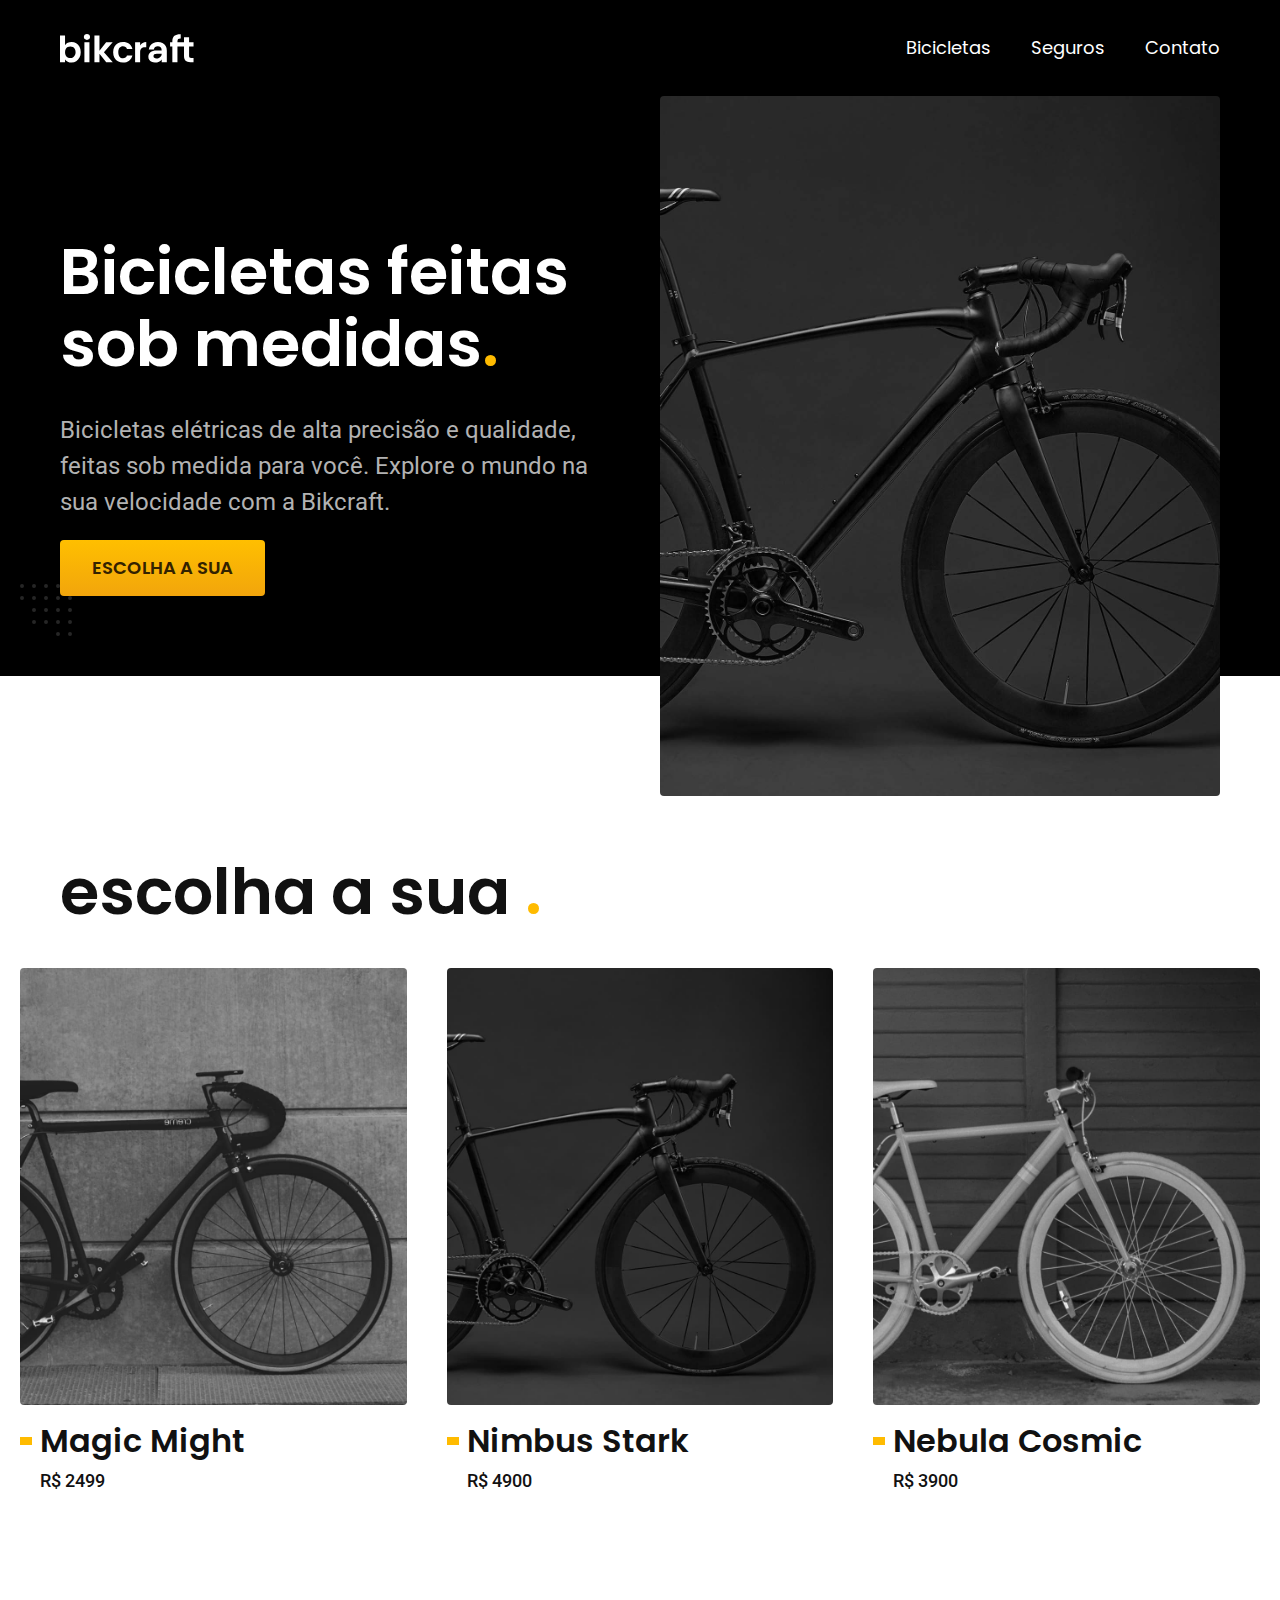
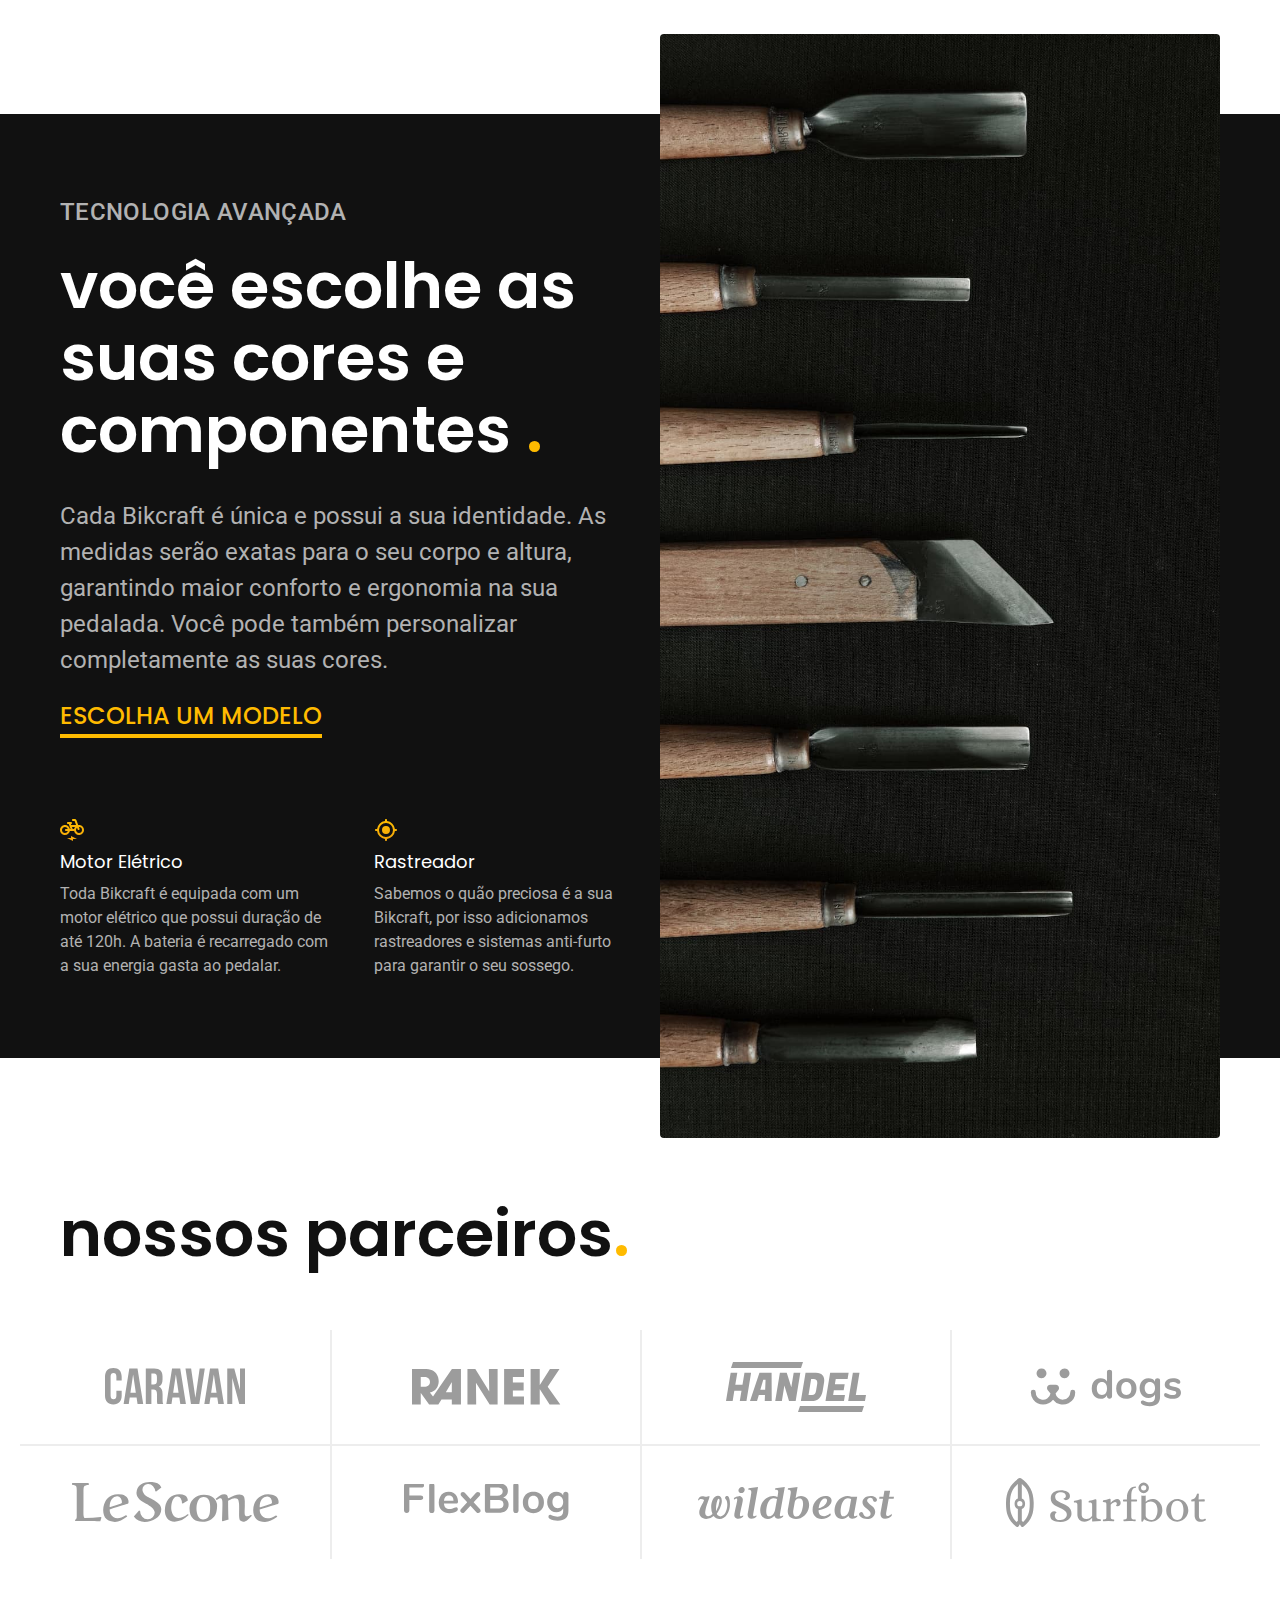
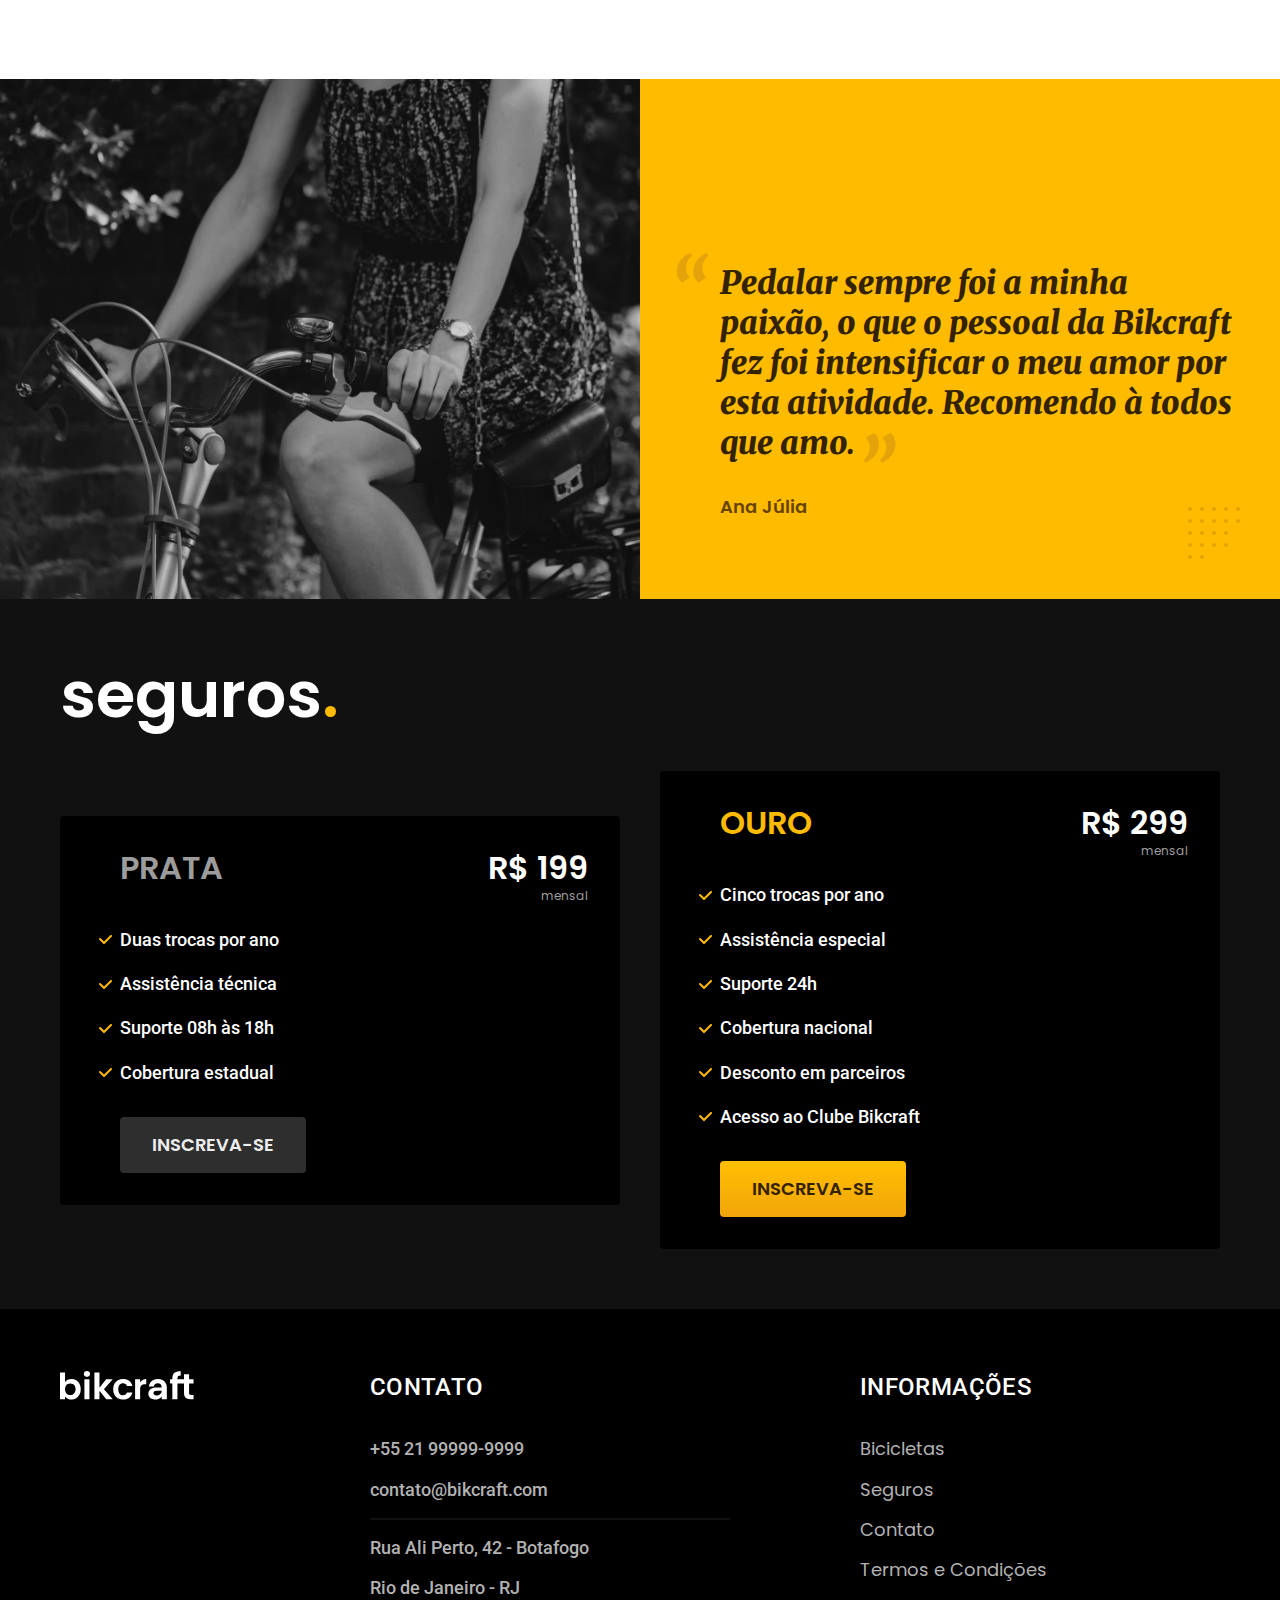
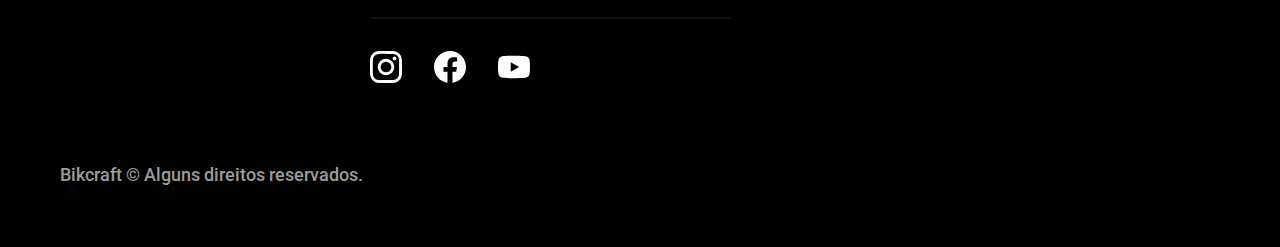
<file: index.html>
<!DOCTYPE html>
<html lang="pt-br">
<head>
  <meta charset="UTF-8">
  <meta http-equiv="X-UA-Compatible" content="IE=edge">
  <meta name="viewport" content="width=device-width, initial-scale=1.0">
  <title>Bikcraft - Bicicletas Elétricas</title>
  <meta nome="descripition" content="Bicicletas elétricas de alta precisão e qualidade, feitas sob medida para o cliente. Explore o mundo na sua velocidade com a Bikcraft.">
  
  <link rel="icon" href="./favicon.svg" type="image/svg+xml">
  <link rel="preload" href="./css/style.min.css" as="style">
  <link rel="stylesheet" href="./css/style.min.css">
  <link rel="preconnect" href="https://fonts.googleapis.com">
<link rel="preconnect" href="https://fonts.gstatic.com" crossorigin>
<link href="https://fonts.googleapis.com/css2?family=Merriweather:ital,wght@1,900&family=Poppins:wght@400;600&family=Roboto:wght@400;500&display=swap" rel="stylesheet">

<script>document.documentElement.classList.add('js');</script>
</head>
<body>
  <header class="header-bg">
    <div class="header container">
    <a href="./">
      <img src="./img/bikcraft.svg" width="136" height="32" alt="Bikcraft">
    </a>
    <nav aria-label="primaria">
    <ul class="header-menu font-1-m cor-0">
      <li><a href="./bicicletas.html">Bicicletas</a></li>
      <li><a href="./seguros.html">Seguros</a></li>
      <li><a href="./contato.html">Contato</a></li>
    </ul>
    </nav>
  </div>
  </header>

  <main class="introducao-bg">
    <div class="introducao container">
      <div class="introducao-conteudo">
        <h1 class="font-1-xxl cor-0 fadeInDown" data-anime="200">Bicicletas feitas sob medidas<span class="cor-p1">.</span></h1>
        <p class="font-2-l cor-5 fadeInDown" data-anime="400">Bicicletas elétricas de alta precisão e qualidade, feitas sob medida para você. Explore o mundo na sua velocidade com a Bikcraft.</p>
        <a class="botao fadeInDown" data-anime="600" href="./bicicletas.html">Escolha a sua</a>
      </div>
      <picture data-anime="800" class="fadeInDown">
        <source media="(max-width: 800px)" srcset="./img/bicicletas/nimbus.jpg">
        <img src="./img/fotos/introducao.jpg" width="1280" height="1600" alt="Bicicleta elétrica preta.">
      </picture>
    </div>
  </main>

  <article class="bicicletas-lista">
  <h2 class="font-1-xxl container">escolha a sua <span class="cor-p1">.</span></h2>
    <ul>
      <li>
        <a href="./bicicletas/magic.html">
          <img src="./img/bicicletas/magic-home.jpg" width="920" height="1040" alt="Bicicleta preta">
          <h3 class="font-1-xl">Magic Might</h3>
          <span class="font-2-m">R$ 2499</span>
        </a>
      </li>

      <li>
        <a href="./bicicletas/nimbus.html">
          <img src="./img/bicicletas/nimbus-home.jpg" width="920" height="1040" alt="Bicicleta preta">
          <h3 class="font-1-xl">Nimbus Stark</h3>
          <span class="font-2-m">R$ 4900</span>
        </a>
      </li>

      <li>
        <a href="./bicicletas/nebula.html">
          <img src="./img/bicicletas/nebula-home.jpg" width="920" height="1040" alt="Bicicleta preta">
          <h3 class="font-1-xl">Nebula Cosmic</h3>
          <span class="font-2-m">R$ 3900</span>
        </a>
      </li>


      
    </ul>
  </article>
    <article class="tecnologia-bg">
      <div class="tecnologia container">
        <div class="tecnologia-conteudo">
          <span class="cor-5 font-2-l-b">Tecnologia Avançada</span>
          <h2 class="font-1-xxl cor-0">você escolhe as suas cores e componentes <span class="cor-p1">.</span></h2>
          <p class="font-2-l cor-5">Cada Bikcraft é única e possui a sua identidade. As medidas serão exatas para o seu corpo e altura, garantindo maior conforto e ergonomia na sua pedalada. Você pode também personalizar completamente as suas cores.</p>
          <a class="link" href="./bicicletas.html">escolha um modelo</a>
          <div class="tecnologia-vantagens">
                  <div>
                    <img src="./img/icones/eletrica.svg" width="24" height="24" alt="">
                    <h3 class="font-1-m cor-0">Motor Elétrico</h3>
                    <p class="font-2-s cor-5">Toda Bikcraft é equipada com um motor elétrico que possui duração de até 120h. A bateria é recarregado com a sua energia gasta ao pedalar.</p>
                </div>
              
                <div>
                  <img src="./img/icones/rastreador.svg" width="24" height="24" alt="">
                  <h3 class="font-1-m cor-0">Rastreador</h3>
                  <p class="font-2-s cor-5">Sabemos o quão preciosa é a sua Bikcraft, por isso adicionamos rastreadores e sistemas anti-furto para garantir o seu sossego.</p>
                </div>
          </div>

        </div>
        <div class="tecnologia-imagem">
          <img src="./img/fotos/tecnologia.jpg" width="1200" height="1920" alt="">
        </div>
      </div>
    </article>

    <section class="parceiros" aria-label="Nossos Parceiros">
      <h2 class="font-1-xxl container">nossos parceiros<span class="cor-p1">.</span></h2>
      <ul>
        <li><img src="./img/parceiros/caravan.svg" alt="Caravan" width="140" height="38"></li>
        <li><img src="./img/parceiros/ranek.svg" alt="Ranek" width="149" height="36"></li>
        <li><img src="./img/parceiros/handel.svg" alt="Handel" width="140" height="50"></li>
        <li><img src="./img/parceiros/dogs.svg" alt="Dogs" width="152" height="39"></li>
        <li><img src="./img/parceiros/lescone.svg" alt="LeScone" width="208" height="41"></li>
        <li><img src="./img/parceiros/flexblog.svg" alt="FlexBlog" width="165" height="38"></li>
        <li><img src="./img/parceiros/wildbeast.svg" alt="Wildbeast" width="196" height="34"></li>
        <li><img src="./img/parceiros/surfbot.svg" alt="Surfbot" width="200" height="49"></li>
      </ul>
    </section>

    <section class="depoimento" aria-label="Depoimento">
      <div>
        <img src="./img/fotos/depoimento.jpg" width="1560" height="1360" alt="Pessoa pedalando uma bicicleta Bikcraft">
      </div>
      <div class="depoimento-conteudo">
        <blockquote class="font-1-xl cor-p5">
          <p>Pedalar sempre foi a minha paixão, o que o pessoal da Bikcraft fez foi intensificar o meu amor por esta atividade. Recomendo à todos que amo.</p>
        </blockquote>
        <span class="font-1-m-b cor-p4">Ana Júlia</span>
      </div>
    </section>

    <article class="seguros-bg">
      <div class="seguros container">
        <h2 class="font-1-xxl cor-0">seguros<span class="cor-p1">.</span></h2>
        <div class="seguros-item">
          <h3 class="font-1-xl cor-6">PRATA</h3>
          <span class="font-1-xl cor-0">R$ 199 <span class="font-1-xs cor-6">mensal</span></span>
          <ul class="font-2-m cor-0">
            <li>Duas trocas por ano</li>
            <li>Assistência técnica</li>
            <li>Suporte 08h às 18h</li>
            <li>Cobertura estadual</li>
          </ul>
          <a class="botao secundario" href="./oracamento.html"> Inscreva-se</a>
        </div>
        <div class="seguros-item">
          <h3 class="font-1-xl cor-p1">OURO</h3>
          <span class="font-1-xl cor-0">R$ 299 <span class="font-1-xs cor-6">mensal</span></span>
          <ul class="font-2-m cor-0">
            <li>Cinco trocas por ano</li>
            <li>Assistência especial</li>
            <li>Suporte 24h</li>
            <li>Cobertura nacional</li>
            <li>Desconto em parceiros</li>
            <li>Acesso ao Clube Bikcraft</li>
          </ul>
          <a class="botao" href="./oracamento.html"> Inscreva-se</a>
        </div>
      </div>
    </article>
    
    <footer class="footer-bg">  
      <div class="footer container">
        <img src="./img/bikcraft.svg" width="136" height="32"  alt=" bikcraft">
        <div class="footer-contato">
          <h3 class="font-2-l-b cor-0">Contato</h3>
          <ul class="font-2-m cor-5">
            <li><a href="tel:+5521999999999">+55 21 99999-9999</a></li>
            <li><a href="mailto:contato@bikfcraft.com">contato@bikcraft.com</a></li>
            <li>Rua Ali Perto, 42 - Botafogo</li>
            <li>Rio de Janeiro - RJ</li>
          </ul>
          <div class="footer-redes">
            <a href="./">
              <img src="./img/redes/instagram.svg" width="32" height="32"  alt="instagram">
            </a>
            <a href="./">
              <img src="./img/redes/facebook.svg" width="32" height="32" alt="Facebook">
            </a>
            <a href="./">
              <img src="./img/redes/youtube.svg" width="32" height="32" alt="Youtube">
            </a>
          </div>
        </div>
        <div class="footer-informacoes">
          <h3 class="font-2-l-b cor-0">Informações</h3>
          <nav>
            <ul class="font-1-m cor-5">
              <li><a href="./bicicletas.html">Bicicletas</a></li>
              <li><a href="./seguros.html">Seguros</a></li>
              <li><a href="./contato.html">Contato</a></li>
              <li><a href="./termos.html">Termos e Condições</a></li>
            </ul>
          </nav>
        </div>
        <p class="footer-copy font-2-m cor-6">Bikcraft © Alguns direitos reservados. </p>
      </div>
    </footer>
  
  <script src="./js/plugins/simple-anime.js"></script>
  <script src="./js/script.js"></script>
</body>
</html>
</file>
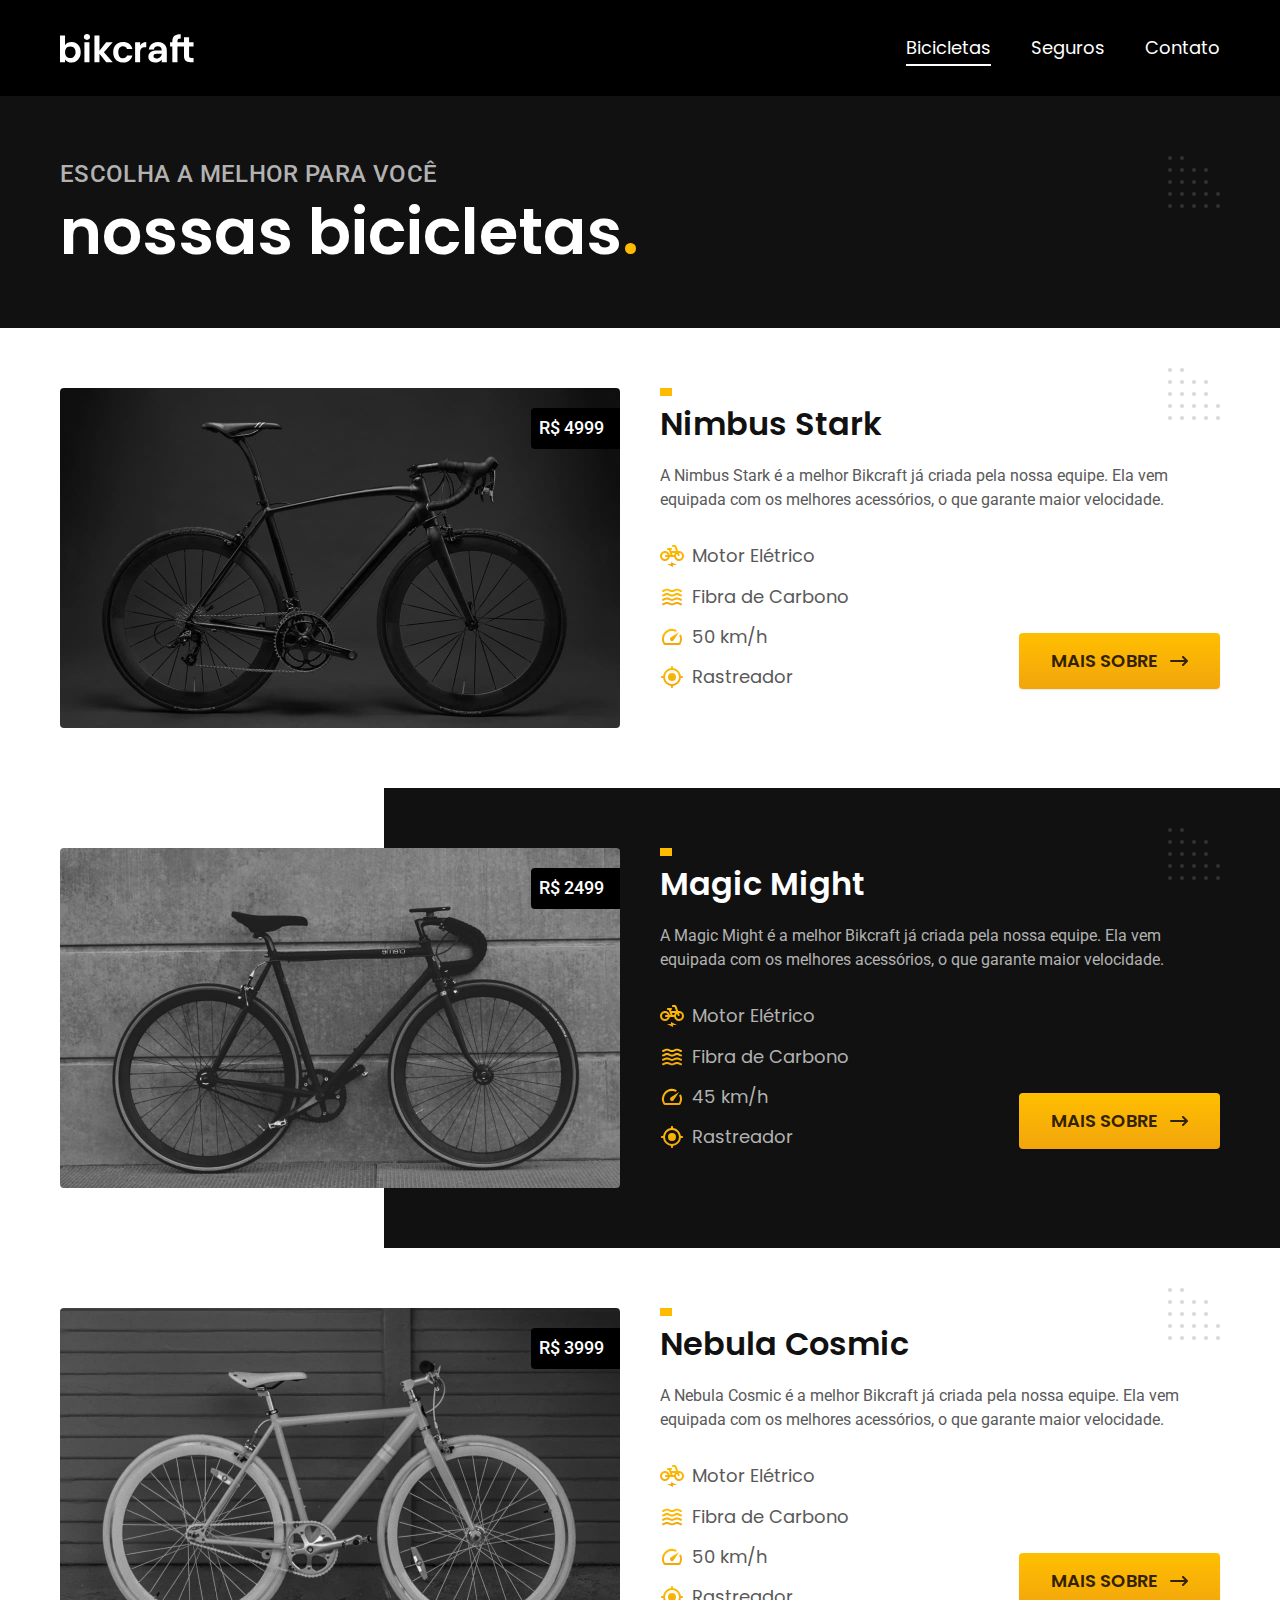
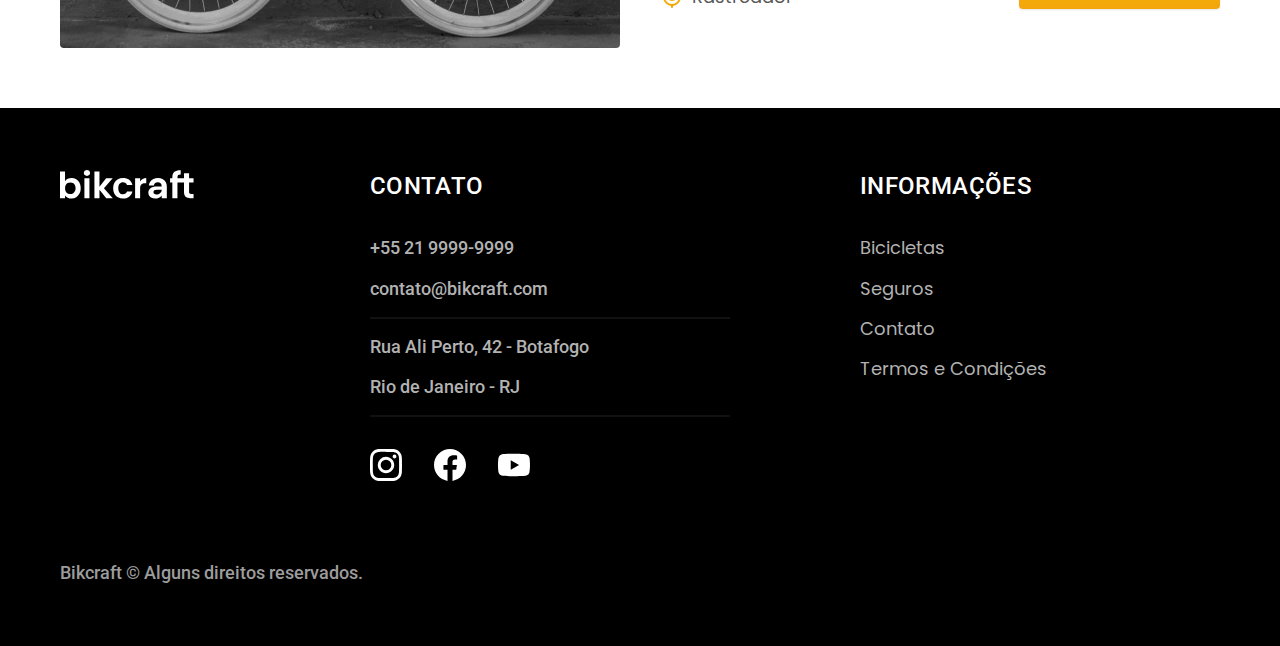
<file: bicicletas.html>
<!DOCTYPE html>
<html lang="pt-br">

<head>
  <meta charset="UTF-8">
  <meta name="viewport" content="width=device-width, initial-scale=1.0">

  <title>Bicicletas | Bikcraft</title>
  <meta name="description" content="Bicicletas">

  <link rel="icon" href="./favicon.svg" type="image/svg+xml">
  <link rel="preload" href="./css/style.min.css" as="style">
  <link rel="stylesheet" href="./css/style.min.css">
  <link rel="preconnect" href="https://fonts.googleapis.com">
<link rel="preconnect" href="https://fonts.gstatic.com" crossorigin>
<link href="https://fonts.googleapis.com/css2?family=Merriweather:ital,wght@1,900&family=Poppins:wght@400;600&family=Roboto:wght@400;500&display=swap" rel="stylesheet">
<script>document.documentElement.classList.add('js');</script>
</head>

<body id="bicicletas">
  <header class="header-bg">
    <div class="header container">
      <a href="./">
        <img src="./img/bikcraft.svg" width="136" height="32" alt="Bikcraft">
      </a>

      <nav aria-label="primaria">
        <ul class="header-menu font-1-m cor-0">
          <li><a href="./bicicletas.html">Bicicletas</a></li>
          <li><a href="./seguros.html">Seguros</a></li>
          <li><a href="./contato.html">Contato</a></li>
        </ul>
      </nav>
    </div>
  </header>

  <main>
    <div class="titulo-bg">
      <div class="titulo container">
        <p class="font-2-l-b cor-5">Escolha a melhor para você</p>
        <h1 class="font-1-xxl cor-0">nossas bicicletas<span class="cor-p1">.</span></h1>
      </div>
    </div>

    <div class="bicicletas container">
      <div class="bicicletas-imagem">
        <img src="./img/bicicletas/nimbus.jpg" width="1120" height="680" alt="Bicicleta preta">
        <span class="font-2-m cor-0">R$ 4999</span>
      </div>
      <div class="bicicletas-conteudo">
        <h2 class="font-1-xl">Nimbus Stark</h2>
        <p class="font-2-s cor-8">A Nimbus Stark é a melhor Bikcraft já criada pela nossa equipe. Ela vem equipada com os melhores acessórios, o que garante maior velocidade.</p>
        <ul class="font-1-m cor-8">
          <li>
            <img src="./img/icones/eletrica.svg" width="24" height="24" alt="">
            Motor Elétrico
          </li>
          <li>
            <img src="./img/icones/carbono.svg" width="24" height="24" alt="">
            Fibra de Carbono
          </li>
          <li>
            <img src="./img/icones/velocidade.svg" width="24" height="24" alt="">
            50 km/h
          </li>
          <li>
            <img src="./img/icones/rastreador.svg" width="24" height="24" alt="">
            Rastreador
          </li>
        </ul>
        <a class="botao seta" href="./bicicletas/nimbus.html">Mais Sobre</a>
      </div>
    </div>

    <div class="bicicletas-bg">
      <div class="bicicletas container">
        <div class="bicicletas-imagem">
          <img src="./img/bicicletas/magic.jpg" width="1120" height="680" alt="Bicicleta preta">
          <span class="font-2-m cor-0">R$ 2499</span>
        </div>
        <div class="bicicletas-conteudo">
          <h2 class="font-1-xl cor-0">Magic Might</h2>
          <p class="font-2-s cor-5">A Magic Might é a melhor Bikcraft já criada pela nossa equipe. Ela vem equipada com os melhores acessórios, o que garante maior velocidade.</p>
          <ul class="font-1-m cor-5">
            <li>
              <img src="./img/icones/eletrica.svg" width="24" height="24" alt="">
              Motor Elétrico
            </li>
            <li>
              <img src="./img/icones/carbono.svg" width="24" height="24" alt="">
              Fibra de Carbono
            </li>
            <li>
              <img src="./img/icones/velocidade.svg" width="24" height="24" alt="">
              45 km/h
            </li>
            <li>
              <img src="./img/icones/rastreador.svg" width="24" height="24" alt="">
              Rastreador
            </li>
          </ul>
          <a class="botao seta" href="./bicicletas/magic.html">Mais Sobre</a>
        </div>
      </div>
    </div>

    <div class="bicicletas container">
      <div class="bicicletas-imagem">
        <img src="./img/bicicletas/nebula.jpg" width="1120" height="680" alt="Bicicleta preta">
        <span class="font-2-m cor-0">R$ 3999</span>
      </div>
      <div class="bicicletas-conteudo">
        <h2 class="font-1-xl">Nebula Cosmic</h2>
        <p class="font-2-s cor-8">A Nebula Cosmic é a melhor Bikcraft já criada pela nossa equipe. Ela vem equipada com os melhores acessórios, o que garante maior velocidade.</p>
        <ul class="font-1-m cor-8">
          <li>
            <img src="./img/icones/eletrica.svg" width="24" height="24" alt="">
            Motor Elétrico
          </li>
          <li>
            <img src="./img/icones/carbono.svg" width="24" height="24" alt="">
            Fibra de Carbono
          </li>
          <li>
            <img src="./img/icones/velocidade.svg" width="24" height="24" alt="">
            50 km/h
          </li>
          <li>
            <img src="./img/icones/rastreador.svg" width="24" height="24" alt="">
            Rastreador
          </li>
        </ul>
        <a class="botao seta" href="./bicicletas/nebula.html">Mais Sobre</a>
      </div>
    </div>

  </main>

  <footer class="footer-bg">
    <div class="footer container">
      <img src="./img/bikcraft.svg" width="136" height="32" alt="Bikcraft">
      <div class="footer-contato">
        <h3 class="font-2-l-b cor-0">Contato</h3>
        <ul class="font-2-m cor-5">
          <li><a href="tel:+552199999999">+55 21 9999-9999</a></li>
          <li><a href="mailto:contato@bikcraft.com">contato@bikcraft.com</a></li>
          <li>Rua Ali Perto, 42 - Botafogo</li>
          <li>Rio de Janeiro - RJ</li>
        </ul>
        <div class="footer-redes">
          <a href="./">
            <img src="./img/redes/instagram.svg" width="32" height="32" alt="Instagram">
          </a>
          <a href="./">
            <img src="./img/redes/facebook.svg" width="32" height="32" alt="Facebook">
          </a>
          <a href="./">
            <img src="./img/redes/youtube.svg" width="32" height="32" alt="Youtube">
          </a>
        </div>
      </div>
      <div class="footer-informacoes">
        <h3 class="font-2-l-b cor-0">Informações</h3>
        <nav>
          <ul class="font-1-m cor-5">
            <li><a href="./bicicletas.html">Bicicletas</a></li>
            <li><a href="./seguros.html">Seguros</a></li>
            <li><a href="./contato.html">Contato</a></li>
            <li><a href="./termos.html">Termos e Condições</a></li>
          </ul>
        </nav>
      </div>
      <p class="footer-copy font-2-m cor-6">Bikcraft © Alguns direitos reservados.</p>
    </div>
  </footer>
  <script src="./js/script.js"></script>
</body>

</html>
</file>
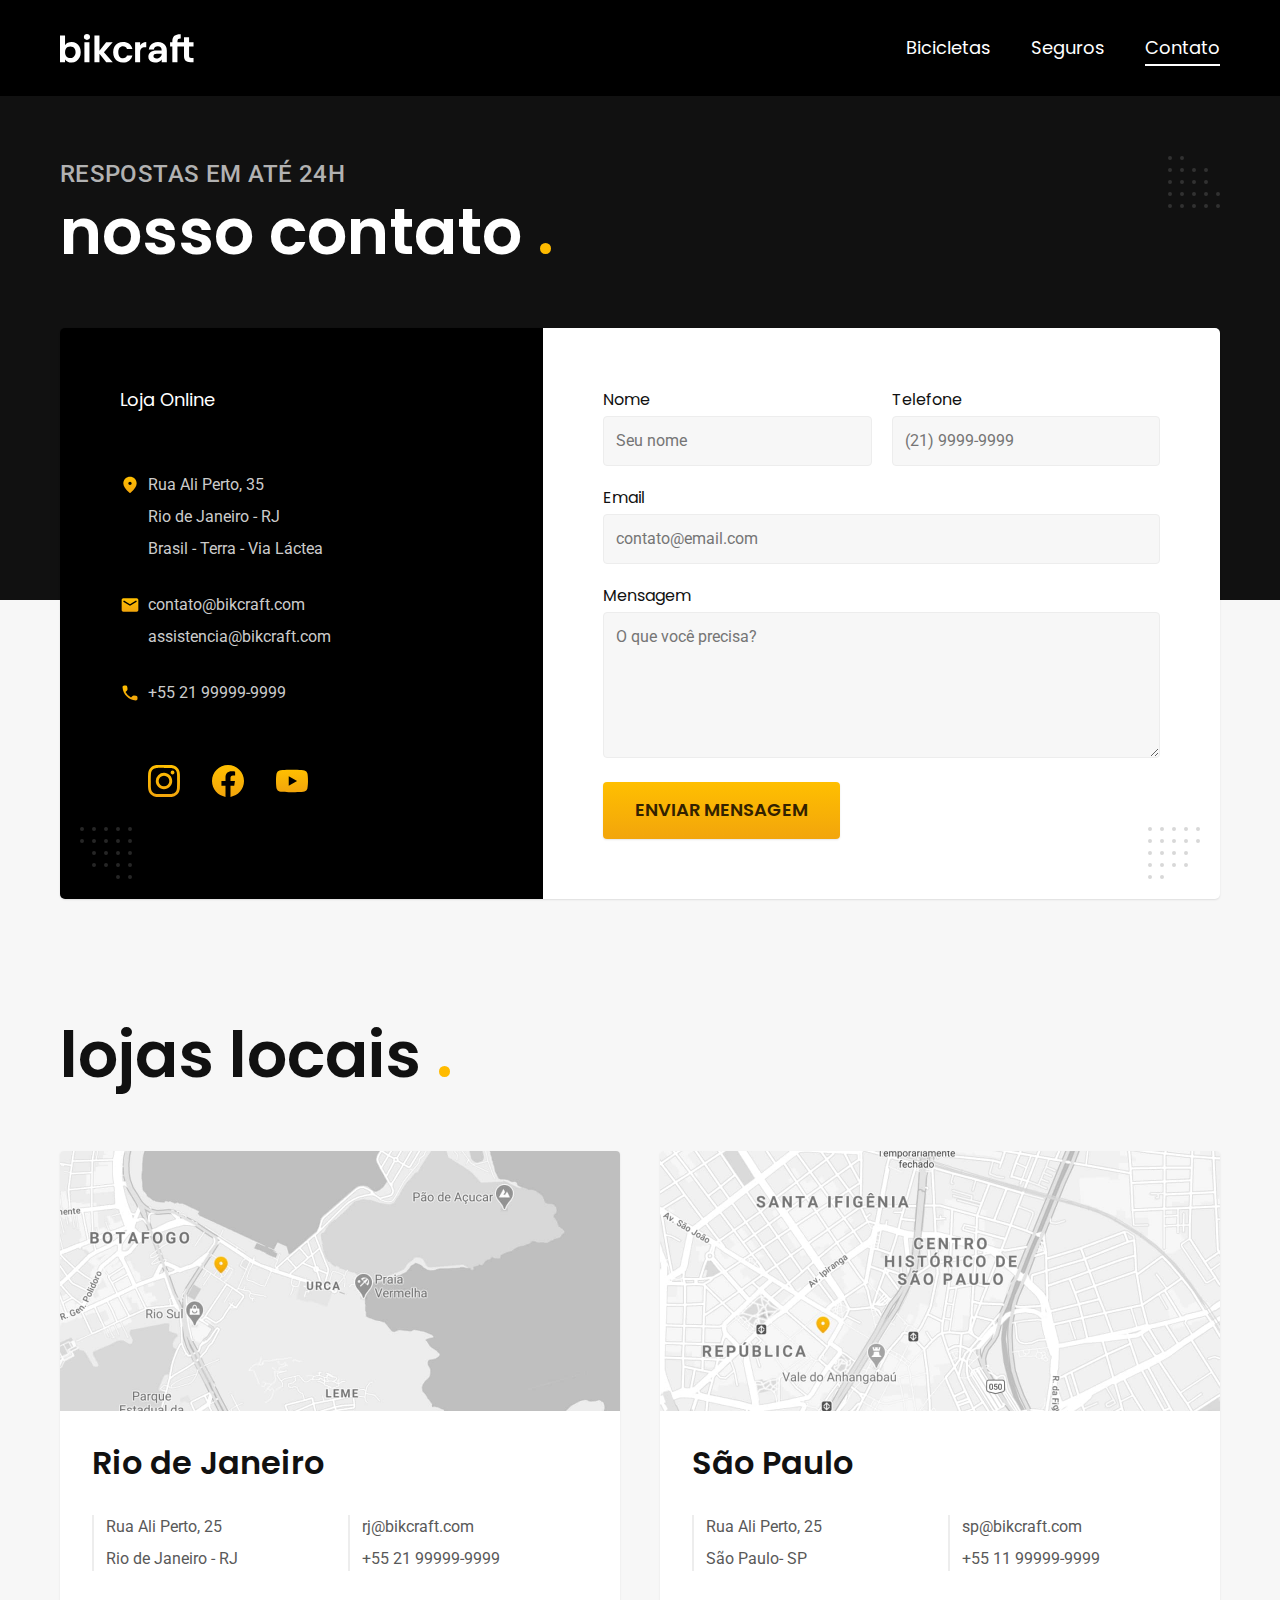
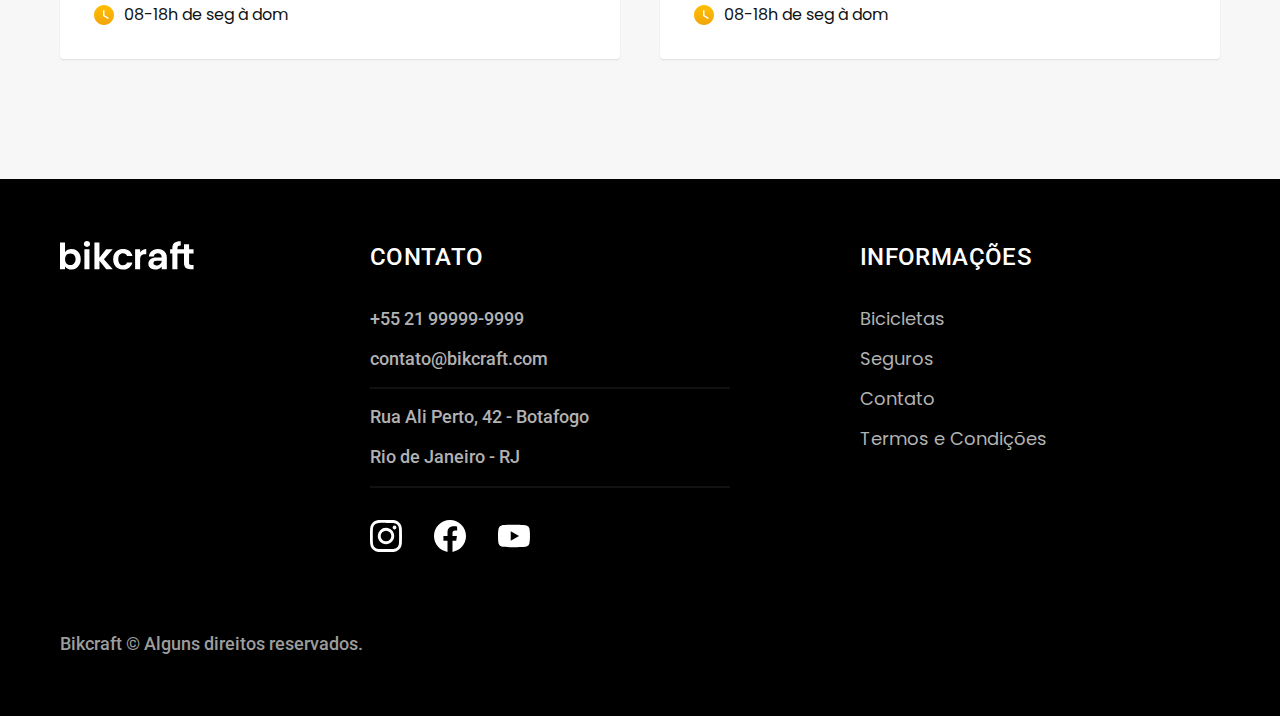
<file: contato.html>
<!DOCTYPE html>
<html lang="en">
<head>
  <meta charset="UTF-8">
  <meta http-equiv="X-UA-Compatible" content="IE=edge">
  <meta name="viewport" content="width=device-width, initial-scale=1.0">
  <title>Contato| Bikcraft</title>
  <meta nome="descripition" content="Termos e condições.">
  <link rel="icon" href="./favicon.svg" type="image/svg+xml">
  <link rel="preload" href="./css/style.min.css" as="style">
  <link rel="stylesheet" href="./css/style.min.css">
  <link rel="preconnect" href="https://fonts.googleapis.com">
<link rel="preconnect" href="https://fonts.gstatic.com" crossorigin>
<link href="https://fonts.googleapis.com/css2?family=Merriweather:ital,wght@1,900&family=Poppins:wght@400;600&family=Roboto:wght@400;500&display=swap" rel="stylesheet">



<script>document.documentElement.classList.add('js');</script>
</head>
<body id="contato">
  <header class="header-bg">
    <div class="header container">
    <a href="./">
      <img src="./img/bikcraft.svg" width="136" height="32" alt="Bikcraft">
    </a>
    <nav aria-label="primaria">
    <ul class="header-menu font-1-m cor-0">
      <li><a href="./bicicletas.html">Bicicletas</a></li>
      <li><a href="./seguros.html">Seguros</a></li>
      <li><a href="./contato.html">Contato</a></li>
    </ul>
    </nav>
  </div>
  </header>

  <main>
    <div class="titulo-bg">
      <div class="titulo container">
        <p class="font-2-l-b cor-5">Respostas em até 24h</p>
        <h1 class="font-1-xxl cor-0">nosso contato <span class="cor-p1">.</span></h1>
      </div>
    </div>

    <div class="contato container">
      <section class="contato-dados" aria-label="Endereço">
        <h2 class="font-1-m cor-0">Loja Online</h2>
        <div class="contato-endereco font-2-s cor-4">
          <p>Rua Ali Perto, 35</p>
          <p>Rio de Janeiro - RJ</p>
          <p>Brasil - Terra - Via Láctea</p>
        </div>
        <address class="contato-meios font-2-s cor-4">
          <a href="mailto:contato@bikcraft.com">contato@bikcraft.com</a>
          <a href="mailto:assistencia@bikcraft">assistencia@bikcraft.com</a>
          <a href="tel:+5521999999999">+55 21 99999-9999</a>
        </address>
        <div class="contato-redes">
          <a href="./">
            <img src="./img/redes/instagram-p.svg" width="32" height="32" alt="instagram">
          </a>
          <a href="./">
            <img src="./img/redes/facebook-p.svg" width="32" height="32" alt="Facebook">
          </a>
          <a href="./">
            <img src="./img/redes/youtube-p.svg" width="32" height="32" alt="Youtube">
          </a>
        </div>
      </section>

      <section class="contato-formulario" aria-label="Formulário">
        <form class="form" action="./contato.html">
          <div>
            <label for="nome">Nome</label>
            <input type="text" id="nome" name="nome" placeholder="Seu nome">
          </div> 
          <div>
            <label for="telefone">Telefone</label>
            <input type="text" id="telefone" name="telefone" placeholder="(21) 9999-9999">
          </div> 
          <div class="col-2">
            <label for="email">Email</label>
            <input type="email" id="email" name="email" placeholder="contato@email.com">
          </div> 
          <div class="col-2">
            <label for="mensagem">Mensagem</label>
            <textarea rows="5" id="mensagem" name="mensagem" placeholder="O que você precisa?"></textarea>
          </div> 
          <button class="botao col-2">Enviar Mensagem</button>
        </form>
      </section>
    </div>
  </main>

  <article class="lojas container">
    <h2 class="font-1-xxl">lojas locais <span class="cor-p1">.</span></h2>

    <div class="lojas-item">
      <img src="./img/lojas/rj.jpg" width="1120" height="520" alt="mapa marcando o endereço em Rua Ali Perto, 25 - Rio de Janeiro - RJ">
      <div class="lojas-conteudo">
        <h3 class="font-1-xl">Rio de Janeiro</h3>
        <div class="lojas-dados font-2-s cor-8">
          <p>Rua Ali Perto, 25</p>
          <p>Rio de Janeiro - RJ</p>
        </div>
        <div class="lojas-dados font-2-s cor-8">
          <a href="mailto:rj@bikcraft">rj@bikcraft.com</a>
          <a href="tel:+5521999999999">+55 21 99999-9999</a>
        </div>
        <p class="lojas-tempo font-1-s"><img src="./img/icones/horario.svg" width="24" height="24" alt=""> 08-18h de seg à dom</p>
      </div>
      </div>  
     
    <div class="lojas-item">
      <img src="./img/lojas/sp.jpg" width="1120" height="520" alt="mapa marcando o endereço em Rua Ali Perto, 25 - São Paulo - SP">
      <div class="lojas-conteudo">
        <h3 class="font-1-xl">São Paulo</h3>
        <div class="lojas-dados font-2-s cor-8">
          <p>Rua Ali Perto, 25</p>
          <p>São Paulo- SP</p>
        </div>
        <div class="lojas-dados font-2-s cor-8">
          <a href="mailto:rj@bikcraft">sp@bikcraft.com</a>
          <a href="tel:+5521999999999">+55 11 99999-9999</a>
        </div>
        <p class="lojas-tempo font-1-s"><img src="./img/icones/horario.svg" width="24" height="24" alt=""> 08-18h de seg à dom</p>
      </div>  
    </div>
  </article>

  
  <footer class="footer-bg">  
    <div class="footer container">
      <img src="./img/bikcraft.svg" width="136" height="32" alt=" bikcraft">
      <div class="footer-contato">
        <h3 class="font-2-l-b cor-0">Contato</h3>
        <ul class="font-2-m cor-5">
          <li><a href="tel:+5521999999999">+55 21 99999-9999</a></li>
          <li><a href="mailto:contato@bikfcraft.com">contato@bikcraft.com</a></li>
          <li>Rua Ali Perto, 42 - Botafogo</li>
          <li>Rio de Janeiro - RJ</li>
        </ul>
        <div class="footer-redes">
          <a href="./">
            <img src="./img/redes/instagram.svg" width="32" height="32" alt="instagram">
          </a>
          <a href="./">
            <img src="./img/redes/facebook.svg" width="32" height="32" alt="Facebook">
          </a>
          <a href="./">
            <img src="./img/redes/youtube.svg" width="32" height="32" alt="Youtube">
          </a>
        </div>
      </div>
      <div class="footer-informacoes">
        <h3 class="font-2-l-b cor-0">Informações</h3>
        <nav>
          <ul class="font-1-m cor-5">
            <li><a href="./bicicletas.html">Bicicletas</a></li>
            <li><a href="./seguros.html">Seguros</a></li>
            <li><a href="./contato.html">Contato</a></li>
            <li><a href="./termos.html">Termos e Condições</a></li>
          </ul>
        </nav>
      </div>
      <p class="footer-copy font-2-m cor-6">Bikcraft © Alguns direitos reservados. </p>
    </div>
  </footer>

  <script src="./js/script.js"></script>
</body>
</html>
</file>
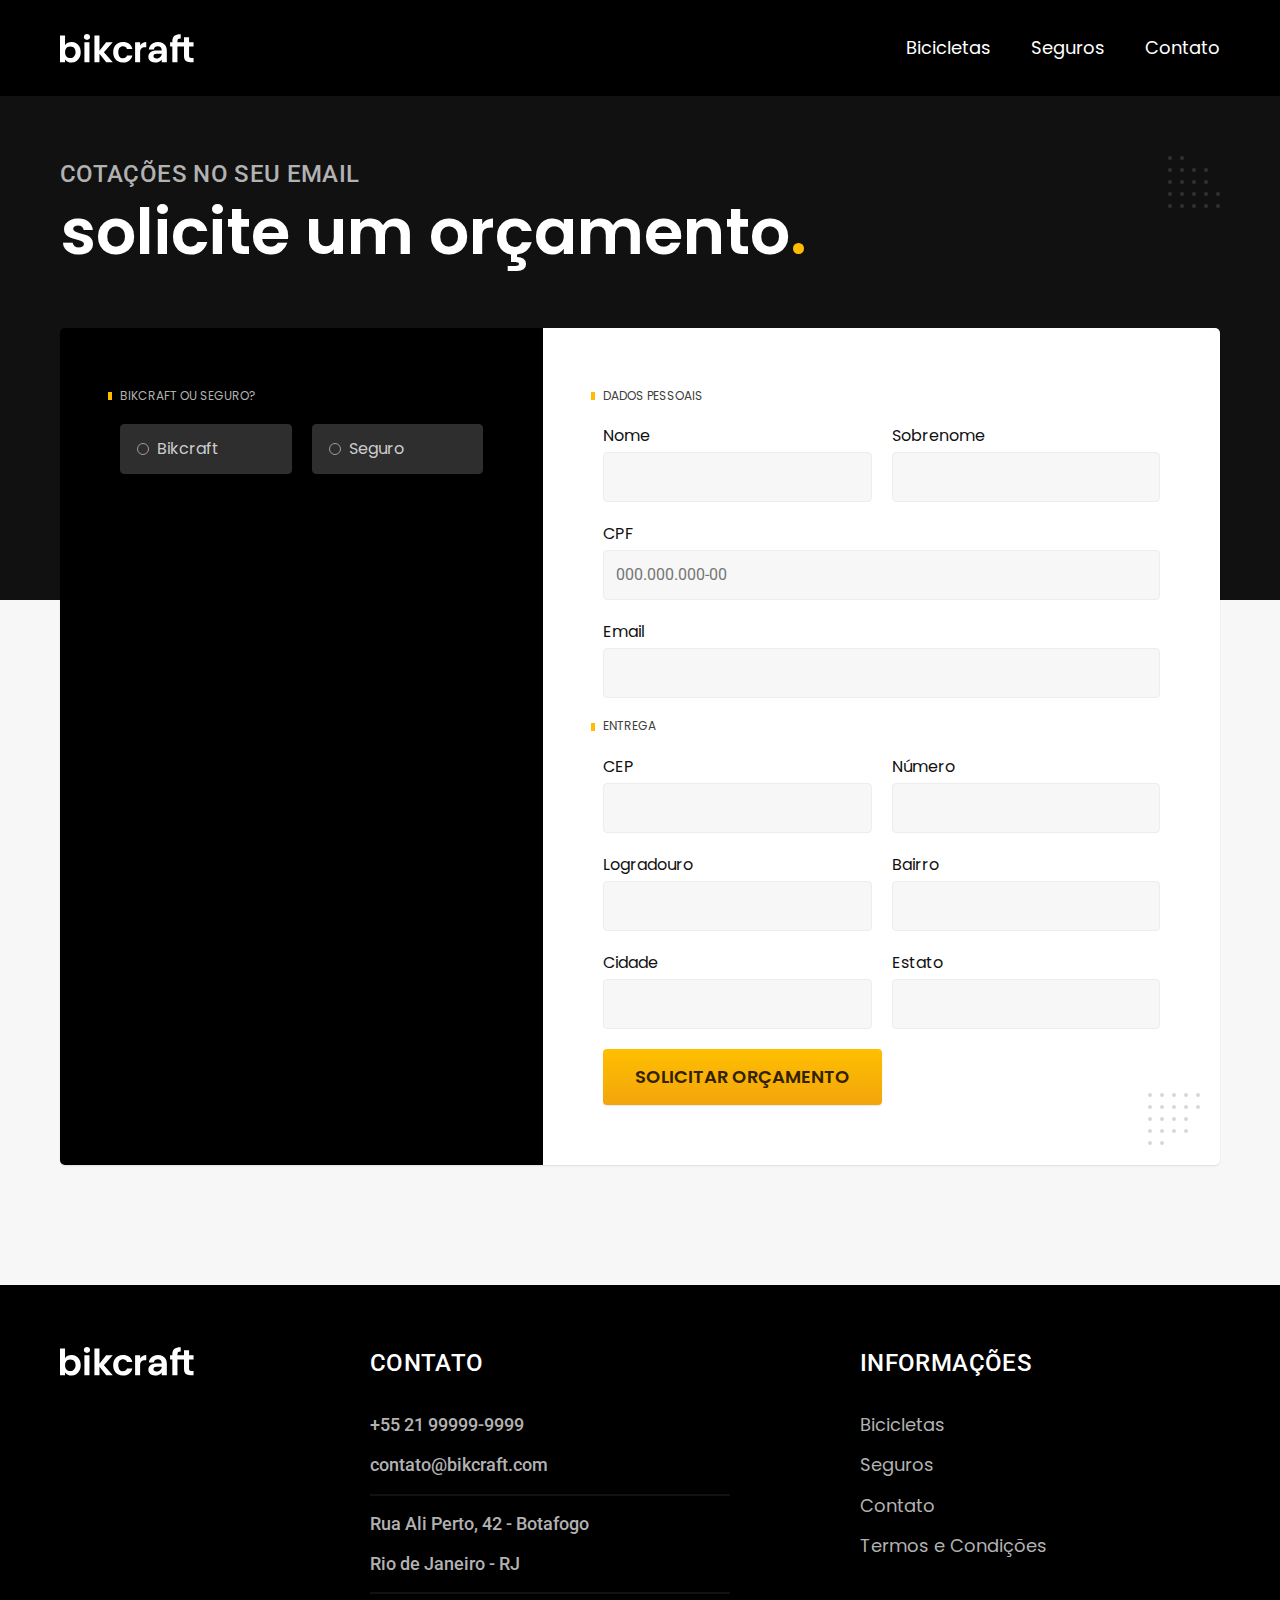
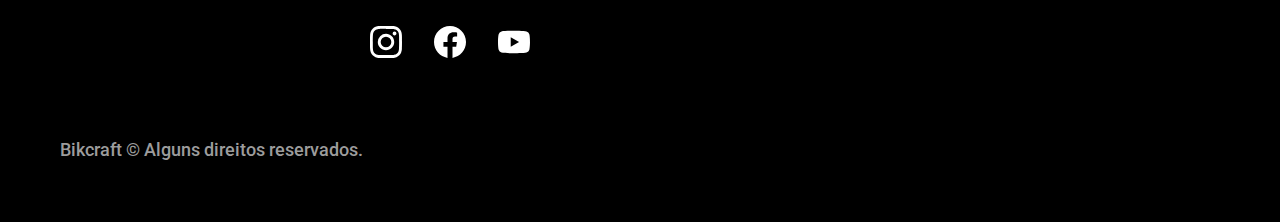
<file: orcamento.html>
<!DOCTYPE html>
<html lang="en">
<head>
  <meta charset="UTF-8">
  <meta http-equiv="X-UA-Compatible" content="IE=edge">
  <meta name="viewport" content="width=device-width, initial-scale=1.0">
  <title>Orçamento | Bikcraft</title>
  <meta nome="descripition" content="Termos e condições.">
  <link rel="icon" href="./favicon.svg" type="image/svg+xml">
  <link rel="preload" href="./css/style.min.css" as="style">
  <link rel="stylesheet" href="./css/style.min.css">
  <link rel="preconnect" href="https://fonts.googleapis.com">
<link rel="preconnect" href="https://fonts.gstatic.com" crossorigin>
<link href="https://fonts.googleapis.com/css2?family=Merriweather:ital,wght@1,900&family=Poppins:wght@400;600&family=Roboto:wght@400;500&display=swap" rel="stylesheet">



<script>document.documentElement.classList.add('js');</script>
</head>
<body id="orcamento">
  <header class="header-bg">
    <div class="header container">
    <a href="./">
      <img src="./img/bikcraft.svg" width="136" height="32" alt="Bikcraft">
    </a>
    <nav aria-label="primaria">
    <ul class="header-menu font-1-m cor-0">
      <li><a href="./bicicletas.html">Bicicletas</a></li>
      <li><a href="./seguros.html">Seguros</a></li>
      <li><a href="./contato.html">Contato</a></li>
    </ul>
    </nav>
  </div>
  </header>

  <main>
    <div class="titulo-bg">
      <div class="titulo container">
        <p class="font-2-l-b cor-5">Cotações no seu email</p>
        <h1 class="font-1-xxl cor-0">solicite um orçamento<span class="cor-p1">.</span></h1>
      </div>
    </div>
    <form class="orcamento container" action="./">
      <div class="orcamento-produto">
        <h2 class="font-1-xs cor-5">Bikcraft ou Seguro?</h2>

        <input type="radio" name="tipo" value="bikcraft" id="bikcraft">
        <label for="bikcraft">Bikcraft</label>

        <input type="radio" name="tipo" value="seguro" id="seguro">
        <label for="seguro">Seguro</label>

        <div class="orcamento-conteudo" id="orcamento-bikcraft">
          <h2 class="font-1-xs cor-5">Escolha a sua</h2>

          <input type="radio" name="produto" value="nimbus" id="nimbus">
          <label for="nimbus">Nimbus Stark <span>R$ 4999</span> </label>
          <div class="orcamento-detalhes">
            <ul class="font-1-xs cor-8">
              <li><img src="./img/icones/eletrica.svg" width="24" height="24" alt=""> Motor Elétrico</li>
              <li><img src="./img/icones/carbono.svg" width="24" height="24" alt=""> Fibra de Carbono</li>
              <li><img src="./img/icones/velocidade.svg" width="24" height="24" alt=""> 50 km/h</li>
              <li><img src="./img/icones/rastreador.svg" width="24" height="24" alt=""> Rastreador</li>
            </ul>
            <img src="./img/bicicletas/nimbus.jpg" width="1120" height="680" alt="Bicicleta preta">
          </div>

          <input type="radio" name="produto" value="magic" id="magic">
          <label for="magic">Magic Might <span>R$ 2499</span> </label>
          <div class="orcamento-detalhes">
            <ul class="font-1-xs cor-8">
              <li><img src="./img/icones/eletrica.svg" width="24" height="24" alt=""> Motor Elétrico</li>
              <li><img src="./img/icones/carbono.svg" width="24" height="24" alt=""> Fibra de Carbono</li>
              <li><img src="./img/icones/velocidade.svg" width="24" height="24" alt=""> 45 km/h</li>
              <li><img src="./img/icones/rastreador.svg" width="24" height="24" alt=""> Rastreador</li>
            </ul>
            <img src="./img/bicicletas/magic.jpg" width="1120" height="680" alt="Bicicleta preta">
          </div>

          <input type="radio" name="produto" value="nebula" id="nebula">
          <label for="nebula">Nebula Cosmic <span>R$ 3999</span></label>
          <div class="orcamento-detalhes">
            <ul class="font-1-xs cor-8">
              <li><img src="./img/icones/eletrica.svg" width="24" height="24" alt=""> Motor Elétrico</li>
              <li><img src="./img/icones/carbono.svg" width="24" height="24" alt=""> Fibra de Carbono</li>
              <li><img src="./img/icones/velocidade.svg" width="24" height="24" alt=""> 40 km/h</li>
              <li><img src="./img/icones/rastreador.svg" width="24" height="24" alt=""> Rastreador</li>
            </ul>
            <img src="./img/bicicletas/nebula.jpg" width="1120" height="680" alt="Bicicleta branca">
          </div>
          
        </div>

        <div class="orcamento-conteudo" id="orcamento-seguro">
          <h2 class="font-1-xs cor-5">Escolha o plano</h2>

          <input type="radio" name="produto" value="prata" id="prata">
          <label for="prata">Prata <span>R$ 199</span> </label>

          <input type="radio" name="produto" value="ouro" id="ouro">
          <label for="ouro">Ouro <span>R$ 299</span> </label>
    
        </div>


      </div>
      <div class="orcamento-dados form">
        <h2 class="font-1-xs cor-9 col-2">dados pessoais</h2>
        <div>
          <label for="nome">Nome</label>
          <input type="text" id="nome" name="nome">
        </div> 
        <div>
          <label for="sobrenome">Sobrenome</label>
          <input type="text" id="sobrenome" name="sobrenome">
        </div> 
        <div class="col-2">
          <label for="cpf">CPF</label>
          <input type="text" id="cpf" name="cpf" placeholder="000.000.000-00">
        </div> 
        <div class="col-2">
          <label for="email">Email</label>
          <input type="email" id="email" name="email">
        </div> 

        <h2 class="font-1-xs cor-9 col-2">entrega</h2>

        <div>
          <label for="cep">CEP</label>
          <input type="text" id="cep" name="cep">
        </div>
        <div>
          <label for="numero">Número</label>
          <input type="text" id="numero" name="numero">
        </div>
        <div>
          <label for="logradouro">Logradouro</label>
          <input type="text" id="logradouro" name="logradouro">
        </div>
        <div>
          <label for="bairro">Bairro</label>
          <input type="text" id="bairro" name="bairro">
        </div>
        <div>
          <label for="cidade">Cidade</label>
          <input type="text" id="cidade" name="cidade">
        </div>
        <div>
          <label for="estato">Estato</label>
          <input type="text" id="estato" name="estato">
        </div>
        <button class="botao col-2">Solicitar Orçamento</button>

      </div>
    </form>
  
  </main>

  
  <footer class="footer-bg">  
    <div class="footer container">
      <img src="./img/bikcraft.svg" width="136" height="32" alt=" bikcraft">
      <div class="footer-contato">
        <h3 class="font-2-l-b cor-0">Contato</h3>
        <ul class="font-2-m cor-5">
          <li><a href="tel:+5521999999999">+55 21 99999-9999</a></li>
          <li><a href="mailto:contato@bikfcraft.com">contato@bikcraft.com</a></li>
          <li>Rua Ali Perto, 42 - Botafogo</li>
          <li>Rio de Janeiro - RJ</li>
        </ul>
        <div class="footer-redes">
          <a href="./">
            <img src="./img/redes/instagram.svg" width="32" height="32" alt="instagram">
          </a>
          <a href="./">
            <img src="./img/redes/facebook.svg" width="32" height="32" alt="Facebook">
          </a>
          <a href="./">
            <img src="./img/redes/youtube.svg" width="32" height="32" alt="Youtube">
          </a>
        </div>
      </div>
      <div class="footer-informacoes">
        <h3 class="font-2-l-b cor-0">Informações</h3>
        <nav>
          <ul class="font-1-m cor-5">
            <li><a href="./bicicletas.html">Bicicletas</a></li>
            <li><a href="./seguros.html">Seguros</a></li>
            <li><a href="./contato.html">Contato</a></li>
            <li><a href="./termos.html">Termos e Condições</a></li>
          </ul>
        </nav>
      </div>
      <p class="footer-copy font-2-m cor-6">Bikcraft © Alguns direitos reservados. </p>
    </div>
  </footer>

  <script src="./js/script.js"></script>
</body>
</html>
</file>
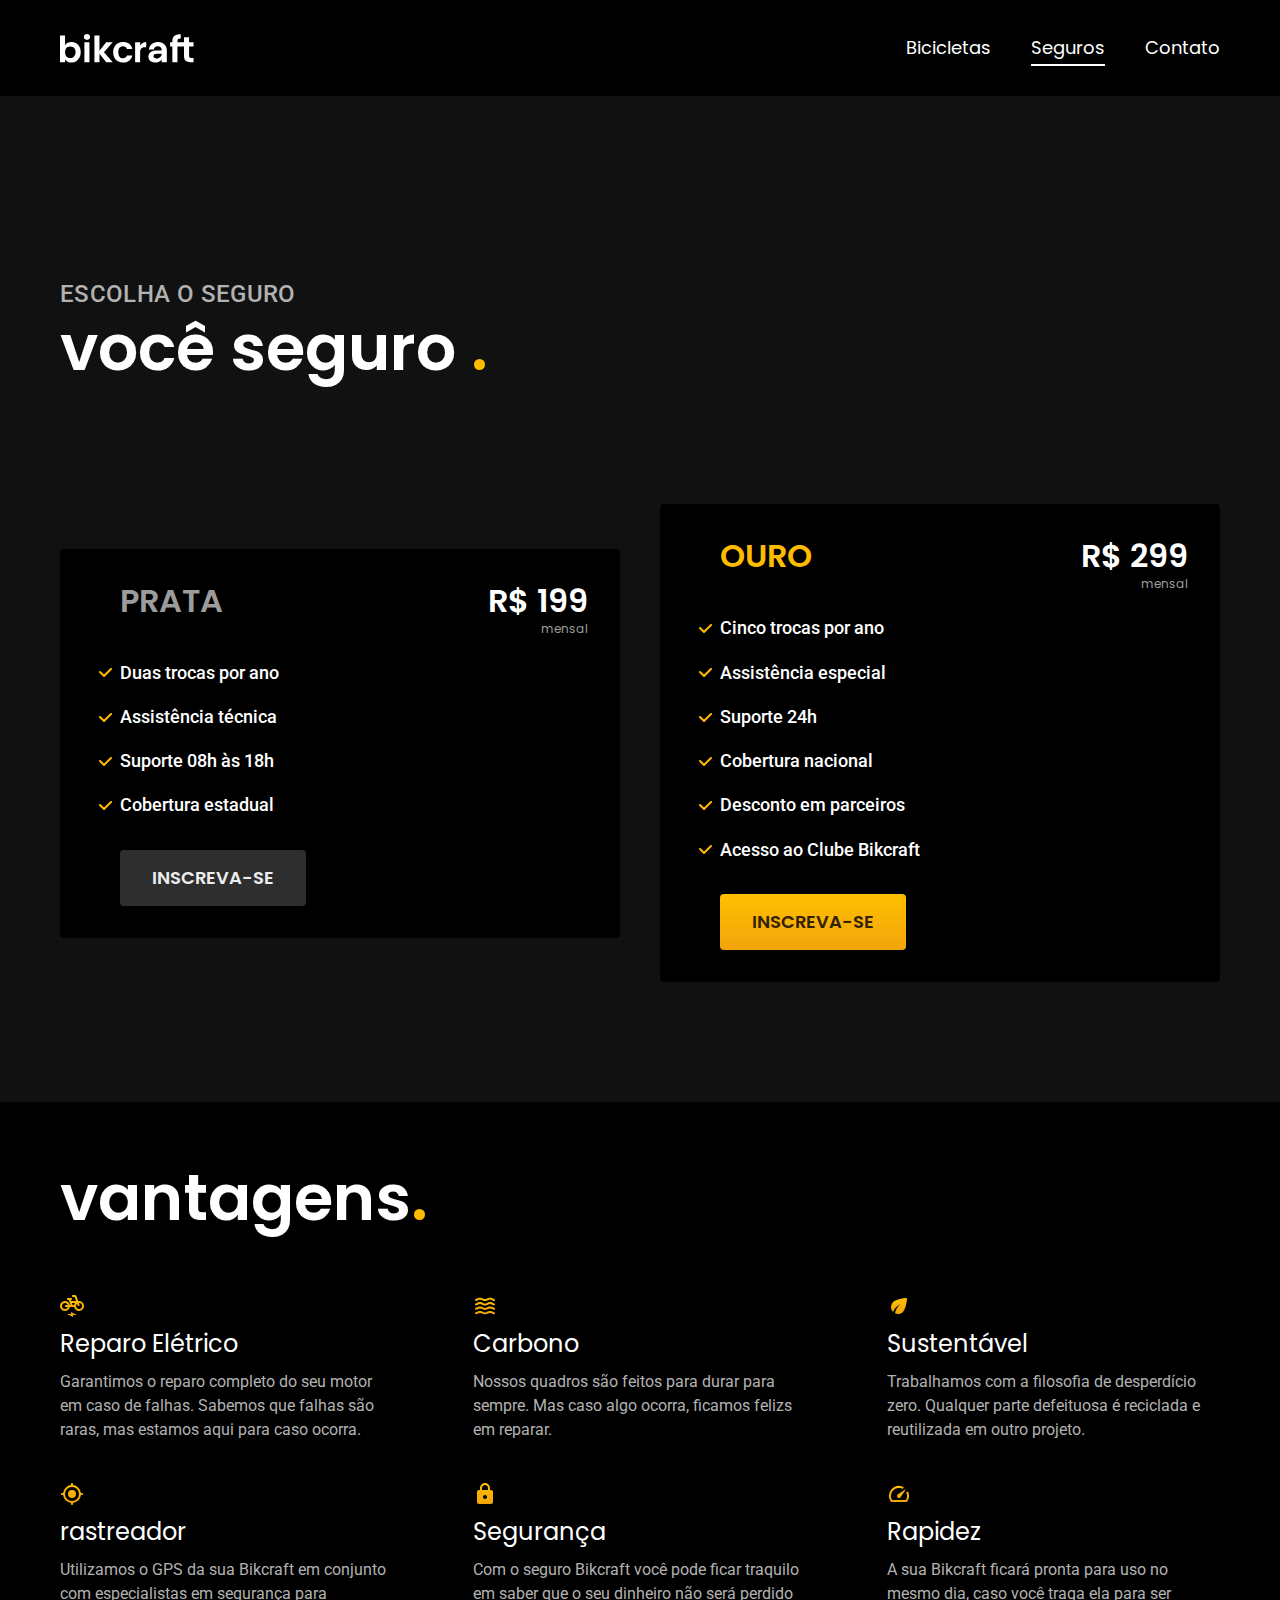
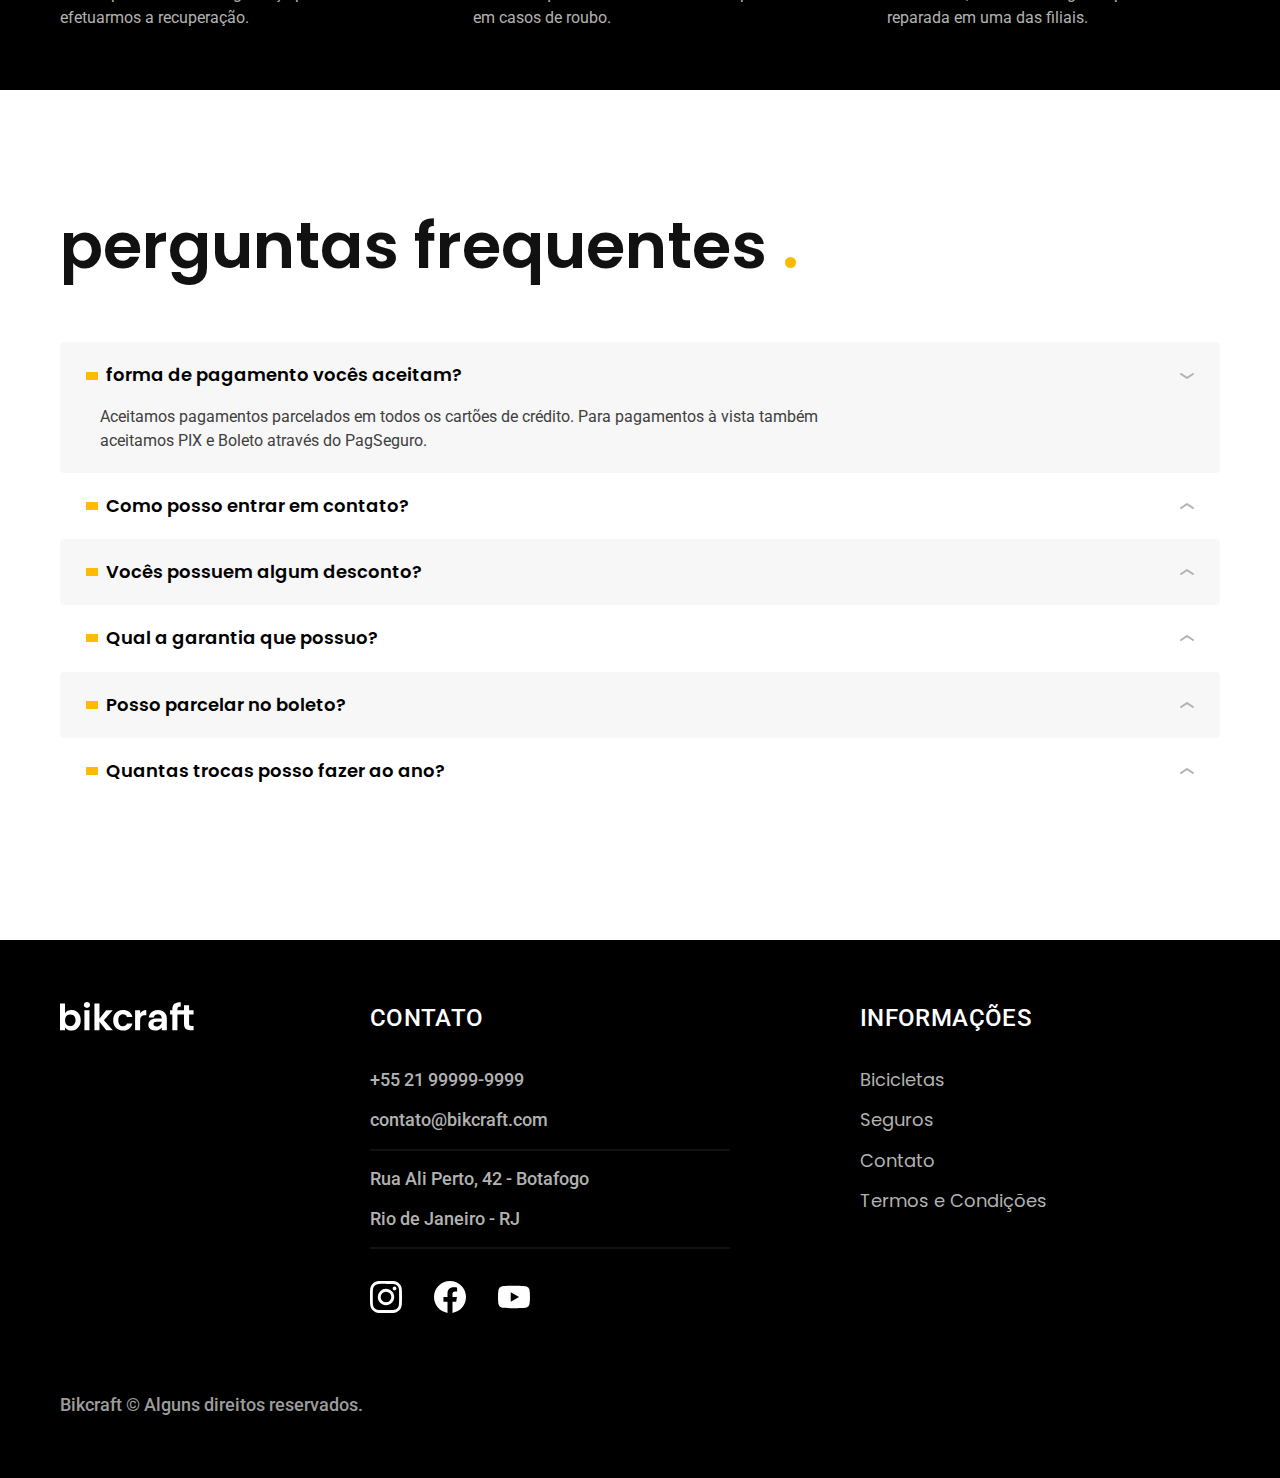
<file: seguros.html>
<!DOCTYPE html>
<html lang="en">
<head>
  <meta charset="UTF-8">
  <meta http-equiv="X-UA-Compatible" content="IE=edge">
  <meta name="viewport" content="width=device-width, initial-scale=1.0">
  <title>Seguros | Bikcraft</title>
  <meta nome="descripition" content="Termos e condições.">
  <link rel="icon" href="./favicon.svg" type="image/svg+xml">
  <link rel="preload" href="./css/style.min.css" as="style">
  <link rel="stylesheet" href="./css/style.min.css">
  <link rel="preconnect" href="https://fonts.googleapis.com">
<link rel="preconnect" href="https://fonts.gstatic.com" crossorigin>
<link href="https://fonts.googleapis.com/css2?family=Merriweather:ital,wght@1,900&family=Poppins:wght@400;600&family=Roboto:wght@400;500&display=swap" rel="stylesheet">



<script>document.documentElement.classList.add('js');</script>
</head>
<body id="seguros">
  <header class="header-bg">
    <div class="header container">
    <a href="./">
      <img src="./img/bikcraft.svg" width="136 height="32" alt="Bikcraft">
    </a>
    <nav aria-label="primaria">
    <ul class="header-menu font-1-m cor-0">
      <li><a href="./bicicletas.html">Bicicletas</a></li>
      <li><a href="./seguros.html">Seguros</a></li>
      <li><a href="./contato.html">Contato</a></li>
    </ul>
    </nav>
  </div>
  </header>

  <main class="titulo-bg">
    
    <div class="titulo-bg">
      <div class="vantagens container">
        <p class="font-2-l-b cor-5">Escolha o seguro</p>
        <h1 class="font-1-xxl cor-0">você seguro <span class="cor-p1">.</span></h1>
      </div>
    </div>

    
      <div class="seguros container">
        
        <div class="seguros-item fadeInLeft" data-anime="200">
          <h3 class="font-1-xl cor-6">PRATA</h3>
          <span class="font-1-xl cor-0">R$ 199 <span class="font-1-xs cor-6">mensal</span></span>
          <ul class="font-2-m cor-0">
            <li>Duas trocas por ano</li>
            <li>Assistência técnica</li>
            <li>Suporte 08h às 18h</li>
            <li>Cobertura estadual</li>
          </ul>
          <a class="botao secundario" href="./orcamento.html?tipo=seguro&produto=prata"> Inscreva-se</a>
        </div>
        <div class="seguros-item fadeInRight" data-anime="400">
          <h3 class="font-1-xl cor-p1">OURO</h3>
          <span class="font-1-xl cor-0">R$ 299 <span class="font-1-xs cor-6">mensal</span></span>
          <ul class="font-2-m cor-0">
            <li>Cinco trocas por ano</li>
            <li>Assistência especial</li>
            <li>Suporte 24h</li>
            <li>Cobertura nacional</li>
            <li>Desconto em parceiros</li>
            <li>Acesso ao Clube Bikcraft</li>
          </ul>
          <a class="botao" href="./orcamento.html?tipo=seguro&produto=ouro"> Inscreva-se</a>
        </div>
      </div>
  </main>

  <article class="vantagens-bg">
    <div class="vantagens container">
      <h2 class="font-1-xxl cor-0">vantagens<span class="cor-p1">.</span></h2>
      <ul>
        <li>
          <img src="./img/icones/eletrica.svg" width="24" height="24" alt="">
          <h3 class="font-1-l cor-0">Reparo Elétrico</h3>
          <p class="font-2-s cor-5">Garantimos o reparo completo do seu motor em caso de falhas. Sabemos que falhas são raras, mas estamos aqui para caso ocorra.</p>
        </li>
        <li>
          <img src="./img/icones/carbono.svg" width="24" height="24" alt="">
          <h3 class="font-1-l cor-0">Carbono</h3>
          <p class="font-2-s cor-5">Nossos quadros são feitos para durar para sempre. Mas caso algo ocorra, ficamos felizs em reparar.</p>
        </li>
        <li>
          <img src="./img/icones/sustentavel.svg" width="24" height="24" alt="">
          <h3 class="font-1-l cor-0">Sustentável</h3>
          <p class="font-2-s cor-5">Trabalhamos com a filosofia de desperdício zero. Qualquer parte defeituosa é reciclada e reutilizada em outro projeto.</p>
        </li>
        <li>
          <img src="./img/icones/rastreador.svg" width="24" height="24" alt="">
          <h3 class="font-1-l cor-0">rastreador</h3>
          <p class="font-2-s cor-5">Utilizamos o GPS da sua Bikcraft em conjunto com especialistas em segurança para efetuarmos a recuperação.</p>
        </li>
        <li>
          <img src="./img/icones/seguro.svg" width="24" height="24" alt="">
          <h3 class="font-1-l cor-0">Segurança</h3>
          <p class="font-2-s cor-5">Com o seguro Bikcraft você pode ficar traquilo em saber que o seu dinheiro não será perdido em casos de roubo.</p>
        </li>
        <li>
          <img src="./img/icones/velocidade.svg" width="24" height="24" alt="">
          <h3 class="font-1-l cor-0">Rapidez</h3>
          <p class="font-2-s cor-5">A sua Bikcraft ficará pronta para uso no mesmo dia, caso você traga ela para ser reparada em uma das filiais.</p>
        </li>

      </ul>
    </div>
  </article>

  <article class="perguntas container">
    <h2 class="font-1-xxl">perguntas frequentes <span class="cor-p1">.</span></h2>
    <dl>
      <div>
          <dt><button class="font-1-m-b" aria-controls="pergunta1" aria-expanded="true">forma de pagamento vocês aceitam?</button></dt>
          <dd id="pergunta1" class="font-2-s cor-9 ativa">Aceitamos pagamentos parcelados em todos os cartões de crédito. Para pagamentos à vista também aceitamos PIX e Boleto através do PagSeguro.</dd> 
      </div>
      <div>
        <dt><button class="font-1-m-b" aria-controls="pergunta2" aria-expanded="false">Como posso entrar em contato?</button></dt>
        <dd id="pergunta2" class="font-2-s cor-9">Aceitamos pagamentos parcelados em todos os cartões de crédito. Para pagamentos à vista também aceitamos PIX e Boleto através do PagSeguro.</dd> 
      </div>
      <div>
        <dt><button class="font-1-m-b" aria-controls="pergunta3" aria-expanded="false">Vocês possuem algum desconto?</button></dt>
        <dd id="pergunta3" class="font-2-s cor-9">Aceitamos pagamentos parcelados em todos os cartões de crédito. Para pagamentos à vista também aceitamos PIX e Boleto através do PagSeguro.</dd> 
      </div>
      <div>
        <dt><button class="font-1-m-b" aria-controls="pergunta4" aria-expanded="false">Qual a garantia que possuo?</button></dt>
        <dd id="pergunta4" class="font-2-s cor-9">Aceitamos pagamentos parcelados em todos os cartões de crédito. Para pagamentos à vista também aceitamos PIX e Boleto através do PagSeguro.</dd> 
      </div>
      <div>
        <dt><button class="font-1-m-b" aria-controls="pergunta5" aria-expanded="false">Posso parcelar no boleto?</button></dt>
        <dd id="pergunta5" class="font-2-s cor-9">Aceitamos pagamentos parcelados em todos os cartões de crédito. Para pagamentos à vista também aceitamos PIX e Boleto através do PagSeguro.</dd> 
      </div>
      <div>
        <dt><button class="font-1-m-b" aria-controls="pergunta6" aria-expanded="false">Quantas trocas posso fazer ao ano?</button></dt>
        <dd id="pergunta6" class="font-2-s cor-9">Aceitamos pagamentos parcelados em todos os cartões de crédito. Para pagamentos à vista também aceitamos PIX e Boleto através do PagSeguro.</dd> 
      </div>

    </dl>

  </article>

  
  <footer class="footer-bg">  
    <div class="footer container">
      <img src="./img/bikcraft.svg" width="136" height="32" alt=" bikcraft">
      <div class="footer-contato">
        <h3 class="font-2-l-b cor-0">Contato</h3>
        <ul class="font-2-m cor-5">
          <li><a href="tel:+5521999999999">+55 21 99999-9999</a></li>
          <li><a href="mailto:contato@bikfcraft.com">contato@bikcraft.com</a></li>
          <li>Rua Ali Perto, 42 - Botafogo</li>
          <li>Rio de Janeiro - RJ</li>
        </ul>
        <div class="footer-redes">
          <a href="./">
            <img src="./img/redes/instagram.svg" width="32" height="32" alt="instagram">
          </a>
          <a href="./">
            <img src="./img/redes/facebook.svg" width="32" height="32"  alt="Facebook">
          </a>
          <a href="./">
            <img src="./img/redes/youtube.svg" width="32" height="32"  alt="Youtube">
          </a>
        </div>
      </div>
      <div class="footer-informacoes">
        <h3 class="font-2-l-b cor-0">Informações</h3>
        <nav>
          <ul class="font-1-m cor-5">
            <li><a href="./bicicletas.html">Bicicletas</a></li>
            <li><a href="./seguros.html">Seguros</a></li>
            <li><a href="./contato.html">Contato</a></li>
            <li><a href="./termos.html">Termos e Condições</a></li>
          </ul>
        </nav>
      </div>
      <p class="footer-copy font-2-m cor-6">Bikcraft © Alguns direitos reservados. </p>
    </div>
  </footer>

  <script src="./js/plugins/simple-anime.js"></script>
  <script src="./js/script.js"></script>
</body>
</html>
</file>
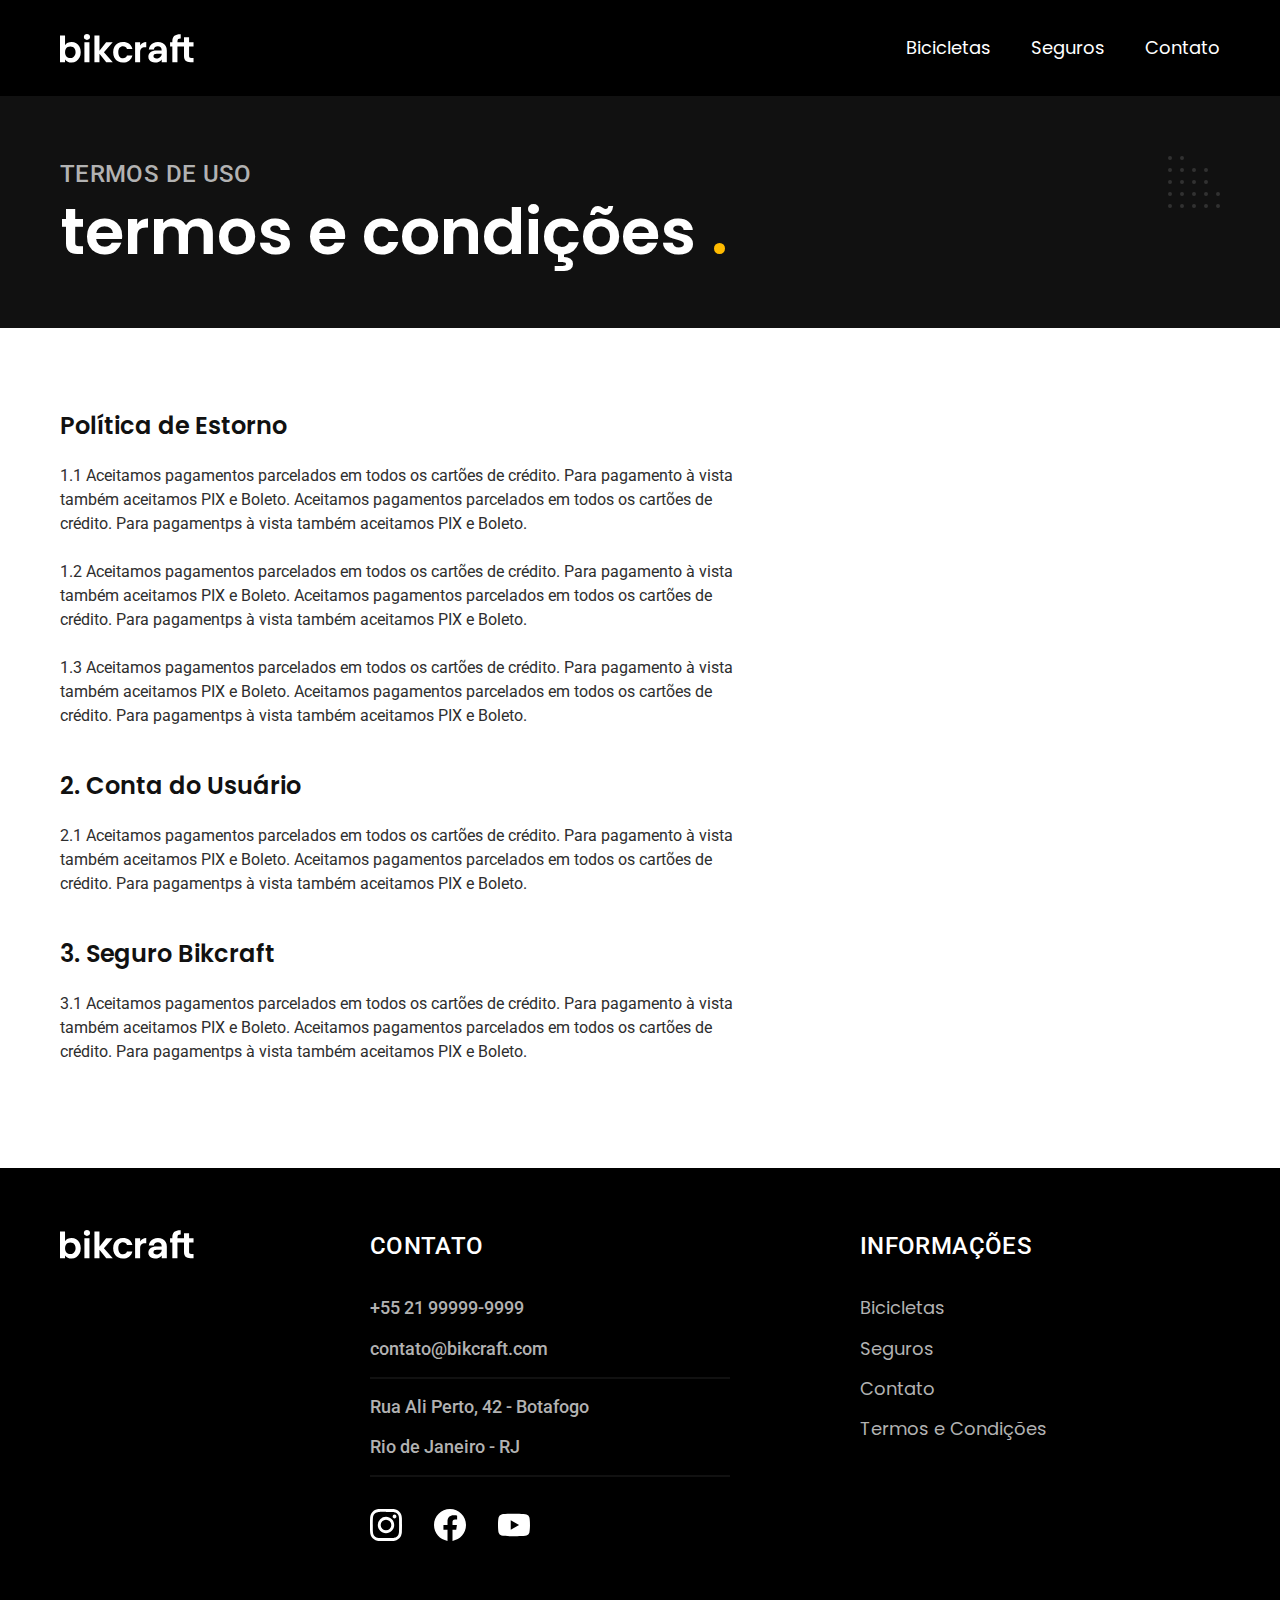
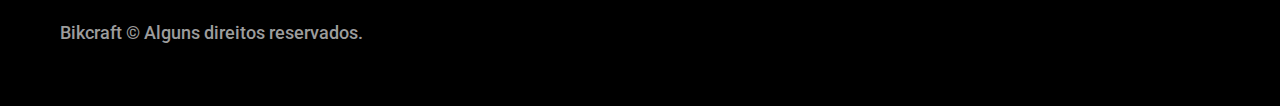
<file: termos.html>
<!DOCTYPE html>
<html lang="en">
<head>
  <meta charset="UTF-8">
  <meta http-equiv="X-UA-Compatible" content="IE=edge">
  <meta name="viewport" content="width=device-width, initial-scale=1.0">
  <title>Bicicletas | Bikcraft</title>
  <meta nome="descripition" content="Termos e condições.">
  <link rel="icon" href="./favicon.svg" type="image/svg+xml">
  <link rel="preload" href="./css/style.min.css" as="style">
  <link rel="stylesheet" href="./css/style.min.css">
  <link rel="preconnect" href="https://fonts.googleapis.com">
<link rel="preconnect" href="https://fonts.gstatic.com" crossorigin>
<link href="https://fonts.googleapis.com/css2?family=Merriweather:ital,wght@1,900&family=Poppins:wght@400;600&family=Roboto:wght@400;500&display=swap" rel="stylesheet">



<script>document.documentElement.classList.add('js');</script>
</head>
<body id="termos">
  <header class="header-bg">
    <div class="header container">
    <a href="./">
      <img src="./img/bikcraft.svg" width="136" height="32"  alt="Bikcraft">
    </a>
    <nav aria-label="primaria">
    <ul class="header-menu font-1-m cor-0">
      <li><a href="./bicicletas.html">Bicicletas</a></li>
      <li><a href="./seguros.html">Seguros</a></li>
      <li><a href="./contato.html">Contato</a></li>
    </ul>
    </nav>
  </div>
  </header>

  <main>
    <div class="titulo-bg">
      <div class="titulo container">
        <p class="font-2-l-b cor-5">Termos de uso</p>
        <h1 class="font-1-xxl cor-0">termos e condições <span class="cor-p1">.</span></h1>
      </div>
    </div>

    <div class="termos font-2-s cor-10 container">
      <h2 class="font-1-l cor-11">Política de Estorno</h2>
      <p>1.1 Aceitamos pagamentos parcelados em todos os cartões de crédito. Para pagamento à vista também aceitamos PIX e Boleto. Aceitamos pagamentos parcelados em todos os cartões de crédito. Para pagamentps à vista também aceitamos PIX e Boleto.</p>
      <p>1.2 Aceitamos pagamentos parcelados em todos os cartões de crédito. Para pagamento à vista também aceitamos PIX e Boleto. Aceitamos pagamentos parcelados em todos os cartões de crédito. Para pagamentps à vista também aceitamos PIX e Boleto.</p>
      <p>1.3 Aceitamos pagamentos parcelados em todos os cartões de crédito. Para pagamento à vista também aceitamos PIX e Boleto. Aceitamos pagamentos parcelados em todos os cartões de crédito. Para pagamentps à vista também aceitamos PIX e Boleto.</p>

      <h2 class="font-1-l cor-11">2. Conta do Usuário</h2>
      <p>2.1 Aceitamos pagamentos parcelados em todos os cartões de crédito. Para pagamento à vista também aceitamos PIX e Boleto. Aceitamos pagamentos parcelados em todos os cartões de crédito. Para pagamentps à vista também aceitamos PIX e Boleto.</p>

      <h2 class="font-1-l cor-11">3. Seguro Bikcraft</h2>
      <p>3.1 Aceitamos pagamentos parcelados em todos os cartões de crédito. Para pagamento à vista também aceitamos PIX e Boleto. Aceitamos pagamentos parcelados em todos os cartões de crédito. Para pagamentps à vista também aceitamos PIX e Boleto.</p>

    </div>


  </main>

  
  <footer class="footer-bg">  
    <div class="footer container">
      <img src="./img/bikcraft.svg" width="136" height="32" alt=" bikcraft">
      <div class="footer-contato">
        <h3 class="font-2-l-b cor-0">Contato</h3>
        <ul class="font-2-m cor-5">
          <li><a href="tel:+5521999999999">+55 21 99999-9999</a></li>
          <li><a href="mailto:contato@bikfcraft.com">contato@bikcraft.com</a></li>
          <li>Rua Ali Perto, 42 - Botafogo</li>
          <li>Rio de Janeiro - RJ</li>
        </ul>
        <div class="footer-redes">
          <a href="./">
            <img src="./img/redes/instagram.svg" width="32" height="32"  alt="instagram">
          </a>
          <a href="./">
            <img src="./img/redes/facebook.svg" width="32" height="32"  alt="Facebook">
          </a>
          <a href="./">
            <img src="./img/redes/youtube.svg" width="32" height="32"  alt="Youtube">
          </a>
        </div>
      </div>
      <div class="footer-informacoes">
        <h3 class="font-2-l-b cor-0">Informações</h3>
        <nav>
          <ul class="font-1-m cor-5">
            <li><a href="./bicicletas.html">Bicicletas</a></li>
            <li><a href="./seguros.html">Seguros</a></li>
            <li><a href="./contato.html">Contato</a></li>
            <li><a href="./termos.html">Termos e Condições</a></li>
          </ul>
        </nav>
      </div>
      <p class="footer-copy font-2-m cor-6">Bikcraft © Alguns direitos reservados. </p>
    </div>
  </footer>

  <script src="./js/script.js"></script>
</body>
</html>
</file>
<file: css/style.min.css>
body{margin:0;font-family:Arial,Helvetica,sans-serif;color:#111}blockquote,dd,h1,h2,h3,h4,p,ul{margin:0}ul{padding:0;list-style:none}a{text-decoration:none;color:inherit}img{max-width:100%;height:auto;display:block}img[src$=".jpg"]{border-radius:4px}.font-1-xs{font:400 0.75rem/1.35 Poppins,sans-serif}.font-2-xs{font:400 0.875rem/1.43 Roboto,sans-serif}.font-1-s{font:400 1rem/1.5 Poppins,sans-serif}.font-2-s{font:400 1rem/1.5 Roboto,sans-serif}.font-1-m,.font-1-m-b{font:400 1.125rem/1.35 Poppins,sans-serif}.font-1-m-b{font-weight:600}.font-2-m{font:500 1.125rem/1.35 Roboto,sans-serif}.font-1-l{font:400 1.5rem/1.5 Poppins,sans-serif}.font-2-l,.font-2-l-b{font:400 1.5rem/1.5 Roboto,sans-serif}.font-2-l-b{font-weight:500;letter-spacing:.015em;text-transform:uppercase}.font-1-xl{font:600 2rem/1.25 Poppins,sans-serif}.font-2-xl{font:500 2rem/1.25 Roboto,sans-serif}.font-1-xxl{font:600 4rem/1.125 Poppins,sans-serif}@media (max-width:1200px){.font-1-xxl{font-size:3rem}.font-2-l,.font-2-l-b{font-size:1.125rem}}@media (max-width:800px){.font-1-xxl{font-size:2rem}.font-1-xl,.font-2-xl{font-size:1.5rem}}:root{--cor-0:#ffffff;--cor-1:#f7f7f7;--cor-2:#ededed;--cor-3:#dedede;--cor-4:#cccccc;--cor-5:#b2b2b2;--cor-6:#9c9c9c;--cor-7:#717171;--cor-8:#595959;--cor-9:#404040;--cor-10:#2e2e2e;--cor-11:#111111;--cor-12:#000000;--cor-p1:#ffbb00;--cor-p2:#e4a30b;--cor-p3:#a66f00;--cor-p4:#664400;--cor-p5:#332200}.cor-0{color:var(--cor-0)}.cor-1{color:var(--cor-1)}.cor-2{color:var(--cor-2)}.cor-3{color:var(--cor-3)}.cor-4{color:var(--cor-4)}.cor-5{color:var(--cor-5)}.cor-6{color:var(--cor-6)}.cor-7{color:var(--cor-7)}.cor-8{color:var(--cor-8)}.cor-9{color:var(--cor-9)}.cor-10{color:var(--cor-10)}.cor-11{color:var(--cor-11)}.cor-12{color:var(--cor-12)}.cor-p1{color:var(--cor-p1)}.cor-p2{color:var(--cor-p2)}.cor-p3{color:var(--cor-p3)}.cor-p4{color:var(--cor-p4)}.cor-p5{color:var(--cor-p5)}.js .fadeInDown{transform:translate3d(0,-20px,0)}.js .fadeInUp{transform:translate3d(0,20px,0)}.js .fadeInRight{transform:translate3d(20px,0,0)}.js .fadeInLeft{transform:translate3d(-20px,0,0)}.js [data-anime]{opacity:0}.js .anime{opacity:1;transform:none;transition:transform .8s,opacity .8s}.header-bg{background-color:var(--cor-12)}.header{display:flex;flex-wrap:wrap;gap:20px;justify-content:space-between;align-items:center;padding-top:20px;padding-bottom:20px}.header-menu{display:flex;flex-wrap:wrap;gap:40px}.header-menu a{display:inline-block;padding:16px 0;position:relative}.header-menu a:after{content:"";display:block;height:2px;width:0%;background:var(--cor-0);margin-top:4px;transition:.3s;position:absolute}.header-menu a.ativo::after,.header-menu a:hover::after{width:100%}@media (max-width:800px){.header-menu{gap:20px}.header-menu a{background:var(--cor-11);padding:12px 16px;border-radius:4px}.header-menu a:hover{background-color:var(--cor-10)}.header a:after{display:none}}@media (max-width:600px){.header-menu{gap:12px}.header-menu a{padding:8px 12px;font-size:14px}}.footer-bg{background-color:var(--cor-12)}.footer{display:grid;grid-template-columns:3fr 5fr 4fr;gap:40px;padding-top:60px;padding-bottom:60px}.footer h3{margin-bottom:32px}.footer-contato ul{margin-bottom:32px}.footer-contato li:nth-child(2n):after{content:"";display:block;max-width:360px;height:2px;background:var(--cor-11);margin-top:16px}.footer li{margin-bottom:16px}.footer-redes{display:flex;gap:32px}.footer a:hover{color:var(--cor-0)}.footer-copy{grid-column:1/-1;margin-top:40px}@media (max-width:800px){.footer>img{display:none}.footer{grid-template-columns:1fr 1fr}}@media (max-width:600px){.footer{grid-template-columns:1fr;gap:60px}.footer-copy{margin-top:0}}.container{box-sizing:border-box;max-width:1200px;padding-left:20px;padding-right:20px;margin-left:auto;margin-right:auto}.botao{display:inline-block;padding:16px 32px;background:linear-gradient(#ffbf00,#f2a50c);border-radius:4px;box-shadow:0 1px 2px rgba(0,0,0,.1);text-transform:uppercase;color:var(--cor-p5);font:600 1.125rem/1.35 Poppins,sans-serif;max-width:max-content;border:none;cursor:pointer}.botao:hover{background:linear-gradient(#ffb60d,#e59317)}.botao.secundario{background:var(--cor-10);color:var(--cor-2)}.botao.secundario:hover{background:var(--cor-9)}.botao.seta{display:flex;align-items:center}.botao.seta::after{content:"";display:inline-block;width:18px;height:10px;margin-left:12px;background:url("../img/icones/seta.svg");transition:transform .2s}.botao.seta:hover::after{transform:translateX(4px)}@media (max-width:600px){.botao{padding:12px 16px;font-size:1rem}}.link{display:inline-block;color:var(--cor-p1);font:500 1.5rem/1.5 Poppins,sans-serif;text-transform:uppercase}.link::after{content:"";display:block;width:100%;height:4px;background-color:currentColor}.link:hover{color:var(--cor-0)}.titulo-bg{padding-top:60px;padding-bottom:60px;background-color:var(--cor-11)}.titulo{background:url("../img/dec/top-right.svg") no-repeat top right 20px}.titulo p{margin-bottom:4px}@media (max-width:800px){.titulo{padding-top:40px;padding-bottom:40px}.titulo p{font-size:1rem;text-transform:lowercase;font-weight:400}}.form{display:grid;grid-template-columns:1fr 1fr;gap:20px}.form label{display:block;font:400 1rem/1.5 Poppins,sans-serif;margin-bottom:4px}.form .col-2{grid-column:span 2}.form input[type=email],.form input[type=text],.form textarea{font:400 1rem/1.5 Roboto,sans-serif;background:var(--cor-1);border:1px solid var(--cor-2);padding:12px;border-radius:4px;width:100%;box-sizing:border-box}.form input[type=email]:focus,.form input[type=text]:focus,.form textarea:focus{outline:0;border-color:var(--cor-p1);background:var(--cor-0);box-shadow:0 0 0 2px #fea}@media (max-width:600px){.form{grid-template-columns:1fr}.form .col-2{grid-column:1}}.introducao-bg{background:var(--cor-12) url('../img/dec/bottom-left.svg') no-repeat bottom 160px left 20px;box-shadow:inset 0 -120px var(--cor-0)}.introducao{display:grid;grid-template-columns:1fr 1fr;gap:0 40px}.introducao-conteudo{align-self:end;padding-bottom:200px}.introducao img{width:100%;height:100%;object-fit:cover;border-radius:4px}.introducao h1{margin-bottom:32px}.introducao p{margin-bottom:20px}@media (max-width:800px){.introducao-bg{background:var(--cor-11);padding-top:40px;box-shadow:inset 0 -60px var(--cor-0)}.introducao{grid-template-columns:1fr;gap:32px}.introducao-conteudo{padding-bottom:0}.introducao h1{margin-bottom:16px}.introducao img{height:300px;width:100%}}.tecnologia-bg{background-color:var(--cor-11);box-shadow:inset 0 80px var(--cor-0),inset 0 -80px var(--cor-0)}.tecnologia{display:grid;grid-template-columns:1fr 1fr;gap:40px}.tecnologia-imagem img{width:100%;height:100%;object-fit:cover;object-position:left}.tecnologia-conteudo{padding-top:160px;padding-bottom:160px}.tecnologia-conteudo>span{display:block;margin-bottom:20px}.tecnologia-conteudo h2{margin-bottom:32px}.tecnologia-conteudo>p{margin-bottom:20px}.tecnologia a{margin-bottom:80px}.tecnologia-vantagens{display:flex;gap:40px}.tecnologia-vantagens h3{margin-bottom:8px;width:max-content}.tecnologia-vantagens img{width:24px;margin-bottom:8px}@media (max-width:800px){.tecnologia-bg{box-shadow:initial}.tecnologia{grid-template-columns:1fr}.tecnologia-conteudo{padding-top:60px;padding-bottom:60px}.tecnologia-imagem{display:none}.tecnologia a{margin-bottom:60px}}@media (max-width:600px){.tecnologia-vantagens{flex-direction:column}}.parceiros{padding-top:60px;padding-bottom:120px}.parceiros h2{margin-bottom:60px}.parceiros ul{padding:0 20px;max-width:1400px;display:grid;grid-template-columns:repeat(4,1fr);margin:0 auto}.parceiros li{display:flex;padding:32px;border-left:2px solid var(--cor-2)}.parceiros img{margin:auto}.parceiros li:first-child,.parceiros li:nth-child(5){border-left:none}.parceiros li:nth-child(n+5){border-top:2px solid var(--cor-2)}@media (max-width:800px){.parceiros{padding-bottom:60px}.parceiros h2{margin-bottom:20px}.parceiros ul{grid-template-columns:repeat(2,1fr)}.parceiros li:nth-child(n+3){border-top:2px solid var(--cor-2)}.parceiros li:nth-child(odd){border-left:none}}.depoimento{display:grid;grid-template-columns:1fr 1fr;background-color:var(--cor-p1);overflow:hidden}.depoimento img{width:100%;height:100%;object-fit:cover;border-radius:0}.depoimento-conteudo{padding:40px 40px 80px 80px;align-self:end;background:url('../img/dec/bottom-right-p.svg') no-repeat bottom 40px right 40px}.depoimento-conteudo p{max-width:32ch;font-family:Merriweather,serif;font-style:italic;font-weight:900;margin-bottom:32px;position:relative}.depoimento p::after,.depoimento p::before{font-size:5rem;color:var(--cor-p2);position:absolute}.depoimento p::before{content:"“";left:-50px;top:-20px}.depoimento p::after{content:"”"}@media(min-width:1200px){.depoimento img{max-height:520px}}@media(max-width:800px){.depoimento{grid-template-columns:1fr;text-align:center}.depoimento img{max-height:200px}.depoimento-conteudo{padding:40px 20px;justify-self:center}}.bicicletas-lista{padding-top:60px;padding-bottom:120px}.bicicletas-lista h2{margin-bottom:40px}.bicicletas-lista ul{display:flex;gap:40px;padding:0 20px 20px 20px;max-width:1400px;margin-left:auto;margin-right:auto;overflow-x:auto}#bicicleta .bicicletas-lista ul{padding:0 0 20px 0}.bicicletas-lista li{min-width:280px}.bicicletas-lista a{display:block}.bicicletas-lista img{margin-bottom:16px}.bicicletas-lista h3{margin-bottom:8px;display:flex;align-items:center}.bicicletas-lista h3::before{content:"";display:inline-block;height:8px;width:12px;margin-right:8px;background-color:var(--cor-p1);transition:width .2s}.bicicletas-lista a:hover h3::before{width:24px}.bicicletas-lista li span{padding-left:20px}@media (max-width:800px){.bicicletas-lista{padding-bottom:60px}.bicicletas-lista ul{gap:20px}}.bicicletas-bg{background:linear-gradient(to right,var(--cor-0) 30%,var(--cor-11) 0)}.bicicletas{display:grid;grid-template-columns:1fr 1fr;gap:40px;padding-top:60px;padding-bottom:60px;background:url('../img/dec/top-right.svg') no-repeat top 40px right 20px}.bicicletas-imagem{display:grid}.bicicletas-imagem img{grid-area:1/1}.bicicletas-imagem span{grid-area:1/1;place-self:start end;margin-top:20px;border-radius:4px 0 0 4px;background:var(--cor-12);display:inline-block;padding:8px 16px 8px 8px}.bicicletas-conteudo{display:grid;grid-template-columns:1fr auto;align-content:start}.bicicletas h2,.bicicletas p{grid-column:1/-1}.bicicletas h2{margin-bottom:20px}.bicicletas h2::before{content:"";display:block;width:12px;height:8px;background-color:var(--cor-p1);margin-bottom:8px}.bicicletas p{margin-bottom:32px}.bicicletas a{place-self:end}.bicicletas li{display:flex;align-items:center}.bicicletas li+li{margin-top:16px}.bicicletas-conteudo img{width:24px;margin-right:8px}@media (max-width:800px){.bicicletas-bg{background:var(--cor-11)}.bicicletas{grid-template-columns:1fr;gap:20px;padding-top:40px;padding-bottom:40px}}@media (max-width:600px){.bicicletas-conteudo{grid-template-columns:1fr}.bicicletas ul{font-size:1rem;grid-template-columns:1fr 1fr;margin-bottom:32px}.bicicletas a{place-self:start}}.bicicleta{display:grid;grid-template-columns:1fr 1fr;align-items:start;gap:40px;padding-top:60px;padding-bottom:60px}#bicicleta .titulo p{text-transform:uppercase}.bicicleta-imagens{display:flex;flex-wrap:wrap;gap:20px}.bicicleta-imagens img{flex:1;min-width:200px}.bicicleta-imagens img:first-child{min-width:100%}.bicicleta-conteudo>p{margin-bottom:32px}.bicicleta-comprar{display:grid;grid-template-columns:max-content auto;align-items:center;justify-items:start;gap:8px 12px;margin-bottom:40px}.bicicleta-comprar a{grid-row:span 2}.bicicleta-comprar span{display:flex;align-items:center;background-color:var(--cor-12);gap:8px;padding:4px 8px;border-radius:4px}.bicicleta-conteudo h2{text-transform:uppercase;letter-spacing:.015em;margin-bottom:12px}.bicicleta-ficha,.bicicleta-informacoes{padding:32px;background-color:var(--cor-12);border-radius:4px}.bicicleta-informacoes{margin-bottom:40px;display:grid;grid-template-columns:1fr 1fr;gap:32px}.bicicleta-informacoes img{width:24px;margin-bottom:8px}.bicicleta-informacoes h3{margin-bottom:8px}.bicicleta-ficha li{padding:4px 0;display:flex;justify-content:space-between;border-bottom:1px solid var(--cor-11)}.bicicleta-ficha li:last-child{border-bottom:none}.bicicleta-ficha span{color:var(--cor-6)}@media (max-width:800px){.bicicleta{grid-template-columns:1fr;padding-top:40px;padding-bottom:40px}.bicicleta-imagens{grid-row:2}}@media (max-width:400px){.bicicleta-informacoes{grid-template-columns:1fr}.bicicleta-comprar{grid-template-columns:1fr}}.seguro-bg{background-color:var(--cor-11);box-shadow:inset 0 120px var(--cor-0),inset 0 -120px var(--cor-12)}.seguro{display:grid;grid-template-columns:1fr 1fr;gap:40px}.seguro-imagem img{width:100%;height:100%;object-fit:cover}.seguro-conteudo{padding-top:180px;padding-bottom:180px}.seguro h2{margin-bottom:32px}.seguro p{margin-bottom:20px}@media (max-width:800px){.seguro-bg{box-shadow:inset 0 -60px var(--cor-12)}.seguro{grid-template-columns:f1r}.seguro-conteudo{grid-row:1;padding-top:40px;padding-bottom:0}}.seguros-bg{background:var(--cor-11)}.seguros{padding-top:60px;padding-bottom:60px;display:grid;grid-template-columns:1fr 1fr;gap:40px;align-items:center}#seguros .seguros{padding-top:0}.seguros h2{grid-column:1/-1}.seguros-item{background-color:var(--cor-12);padding:32px 32px 32px 60px;display:grid;grid-template-columns:1fr auto;border-radius:4px}.seguros-item h3{margin-bottom:40px}.seguros-item span{grid-column:2;display:block;text-align:right}.seguros-item ul{grid-column:1/-1;margin-bottom:32px}.seguros-item li{display:flex;align-items:center;position:relative}.seguros-item li+li{margin-top:20px}.seguros-item li::before{content:"";display:inline-block;width:13px;height:9px;background-image:url(../img/icones/lista.svg);position:absolute;left:-21px}.seguros-item a{grid-column:1/-1}@media (max-width:800px){.seguros{grid-template-columns:1fr}}.vantagens-bg{background-color:var(--cor-12)}.vantagens{padding-top:60px;padding-bottom:60px}.vantagens h2{margin-bottom:60px}.vantagens ul{display:grid;grid-template-columns:repeat(auto-fit,minmax(280px,max-content));gap:40px 80px}.vantagens h3,.vantagens img{margin-bottom:8px}@media (max-width:800px){.vantagens{padding-top:60px;padding-bottom:60px}.vantagens h2{margin-bottom:40px}.vantagens ul{gap:20px}}.perguntas{padding-top:120px;padding-bottom:120px}.perguntas h2{margin-bottom:60px}.perguntas dl>div{padding:20px;border-radius:4px}.perguntas dl>div:nth-child(odd){background-color:var(--cor-1)}.perguntas button{display:grid;grid-template-columns:auto 1fr auto;align-items:center;gap:8px;cursor:pointer;border:none;background:0 0;width:100%;text-align:left}.perguntas button::before{content:"";display:inline-block;width:12px;height:8px;background-color:var(--cor-p1)}.perguntas button::after{content:"";display:inline-block;width:14px;height:6px;background:url('../img/icones/seta-abrir.svg');transition:.3s}.perguntas button:hover::after,.perguntas button[aria-expanded=true]::after{transform:rotate(180deg)}.js .perguntas dd{display:none}.js .perguntas dd.ativa{display:block}.perguntas dd{padding-left:20px;padding-top:16px;max-width:80ch}@media (max-width:800px){.perguntas{padding-top:60px;padding-bottom:60px}.perguntas h2{margin-bottom:40px}}#contato{background:linear-gradient(var(--cor-11) 600px,var(--cor-1) 0)}.contato{display:grid;grid-template-columns:5fr 7fr}.contato-dados,.contato-formulario{padding:60px;box-shadow:0 1px 2px rgba(0,0,0,.1)}.contato-dados{border-radius:5px 0 0 5px;background:var(--cor-12) url("../img/dec/bottom-left.svg") no-repeat bottom 20px left 20px}.contato-formulario{border-radius:0 5px 5px 0;background:var(--cor-0);background:var(--cor-0) url("../img/dec/bottom-right.svg") no-repeat bottom 20px right 20px}.contato-dados h2{margin-bottom:60px}.contato-endereco{margin-bottom:32px;padding-left:28px;background:url("../img/icones/local.svg") no-repeat 0 2px}.contato-endereco p{margin-bottom:8px}.contato-meios a{display:block;max-width:max-content;margin-bottom:8px;padding-left:28px}.contato-meios a:hover{color:var(--cor-0)}.contato-meios a:first-child{background:url("../img/icones/email.svg") no-repeat 0 2px}.contato-meios a:nth-child(2){margin-bottom:32px}.contato-meios a:nth-child(3){background:url("../img/icones/telefone.svg") no-repeat 0 2px;margin-bottom:60px}.contato-redes{display:flex;gap:32px;padding-left:28px}@media (max-width:800px){.contato{grid-template-columns:1fr}.contato-dados,.contato-formulario{padding:20px}.contato-dados{border-radius:5px 5px 0 0;background:var(--cor-12)}.contato-formulario{border-radius:0 0 5px 5px}.contato-dados h2,.contato-meios a:nth-child(3){margin-bottom:32px}.contato-redes{margin-bottom:12px}}.lojas{display:grid;grid-template-columns:1fr 1fr;gap:0 40px;padding-top:120px;padding-bottom:120px}.lojas h2{grid-column:1/-1;margin-bottom:60px}.lojas img{border-radius:4px 4px 0 0}.lojas-item{border-radius:4px;background:var(--cor-0);box-shadow:0 1px 2px rgba(0,0,0,.1)}.lojas-conteudo{display:grid;grid-template-columns:1fr 1fr;gap:32px 16px;padding:32px}.lojas-conteudo h3,.lojas-tempo{grid-column:1/-1}.lojas-dados{display:grid;gap:8px;border-left:2px solid var(--cor-2);padding-left:12px}.lojas-tempo{display:flex;align-items:center;gap:8px}@media (max-width:800px){.lojas{gap:20px;padding-top:60px;padding-bottom:60px}.lojas h2{margin-bottom:32px}.lojas-conteudo{grid-template-columns:1fr}}@media (max-width:600px){.lojas{grid-template-columns:1fr}}#orcamento{background:linear-gradient(var(--cor-11) 600px,var(--cor-1) 0)}.orcamento{display:grid;grid-template-columns:5fr 7fr;padding-bottom:120px}.orcamento h2{text-transform:uppercase;position:relative;display:flex;align-items:center}.orcamento h2::before{content:"";display:inline-block;width:4px;height:8px;background-color:var(--cor-p1);position:absolute;left:-12px}.orcamento-dados,.orcamento-produto{padding:60px;box-shadow:0 1px 2px rgba(0,0,0,.1)}.orcamento-produto{border-radius:5px 0 0 5px;background:var(--cor-12);display:grid;grid-template-columns:1fr 1fr;gap:20px;align-content:start}.orcamento-produto>*{grid-column:1/-1}.orcamento-produto>label{grid-column:initial}.orcamento-produto label{font:400 1rem/1.5 Poppins,sans-serif;color:var(--cor-4);background-color:var(--cor-10);padding:12px 16px;border-radius:4px;cursor:pointer;display:grid;grid-template-columns:auto 1fr auto;align-items:center;border:1px solid var(--cor-10)}.orcamento-produto input:checked+label{background:var(--cor-0);color:var(--cor-11) url("../img/dec/bottom-left.svg") no-repeat bottom 20px left 20px}.orcamento-produto label::before{content:"";display:inline-block;box-sizing:border-box;width:12px;height:12px;border:1px solid var(--cor-6);border-radius:50%;margin-right:8px}.orcamento-produto input:checked+label::before{border-color:var(--cor-7);box-shadow:inset 0 0 0 3px var(--cor-0),inset 0 0 0 5px var(--cor-7)}.orcamento-produto label:hover{background-color:var(--cor-9);border-color:var(--cor-9)}.orcamento-produto input:focus+label{box-shadow:0 0 0 2px var(--cor-p1);border-color:var(--cor-12)}.orcamento-produto label span{display:none}.orcamento-produto input:checked+label span{display:inline-block}.orcamento-produto input{opacity:0;position:absolute;pointer-events:none}.orcamento-dados{border-radius:0 5px 5px 0;background:var(--cor-0) url("../img/dec/bottom-right.svg") no-repeat bottom 20px right 20px}.orcamento-conteudo{display:none}.orcamento-conteudo h2 .orcamento-dados h2:nth-of-type(n+2){margin-top:20px}#bikcraft:checked~#orcamento-bikcraft,#seguro:checked~#orcamento-seguro{display:grid;gap:20px}.orcamento-detalhes{display:none;background:var(--cor-0);padding:20px;grid-template-columns:1fr 1fr;border-radius:4px;align-items:center}.orcamento-detalhes li{display:flex;align-items:center;margin-bottom:8px}.orcamento-detalhes li img{width:16px;margin-right:8px}.orcamento-produto input:checked+label+.orcamento-detalhes{display:grid}@media (max-width:1200px){.orcamento-dados,.orcamento-produto{padding:32px}}@media (max-width:800px){.orcamento{grid-template-columns:1fr}.orcamento-produtos{border-radius:5px 5px 0 0;background:var(--cor-12)}.orcamento-dados{border-radius:0 0 5px 5px}}@media (max-width:400px){.orcamento-produto{grid-template-columns:1fr}}.termos{padding-top:80px;padding-bottom:80px}.termos h2{font-weight:600;margin-bottom:20px}.termos p+h2{margin-top:40px}.termos p{max-width:75ch;margin-bottom:24px}
</file>
